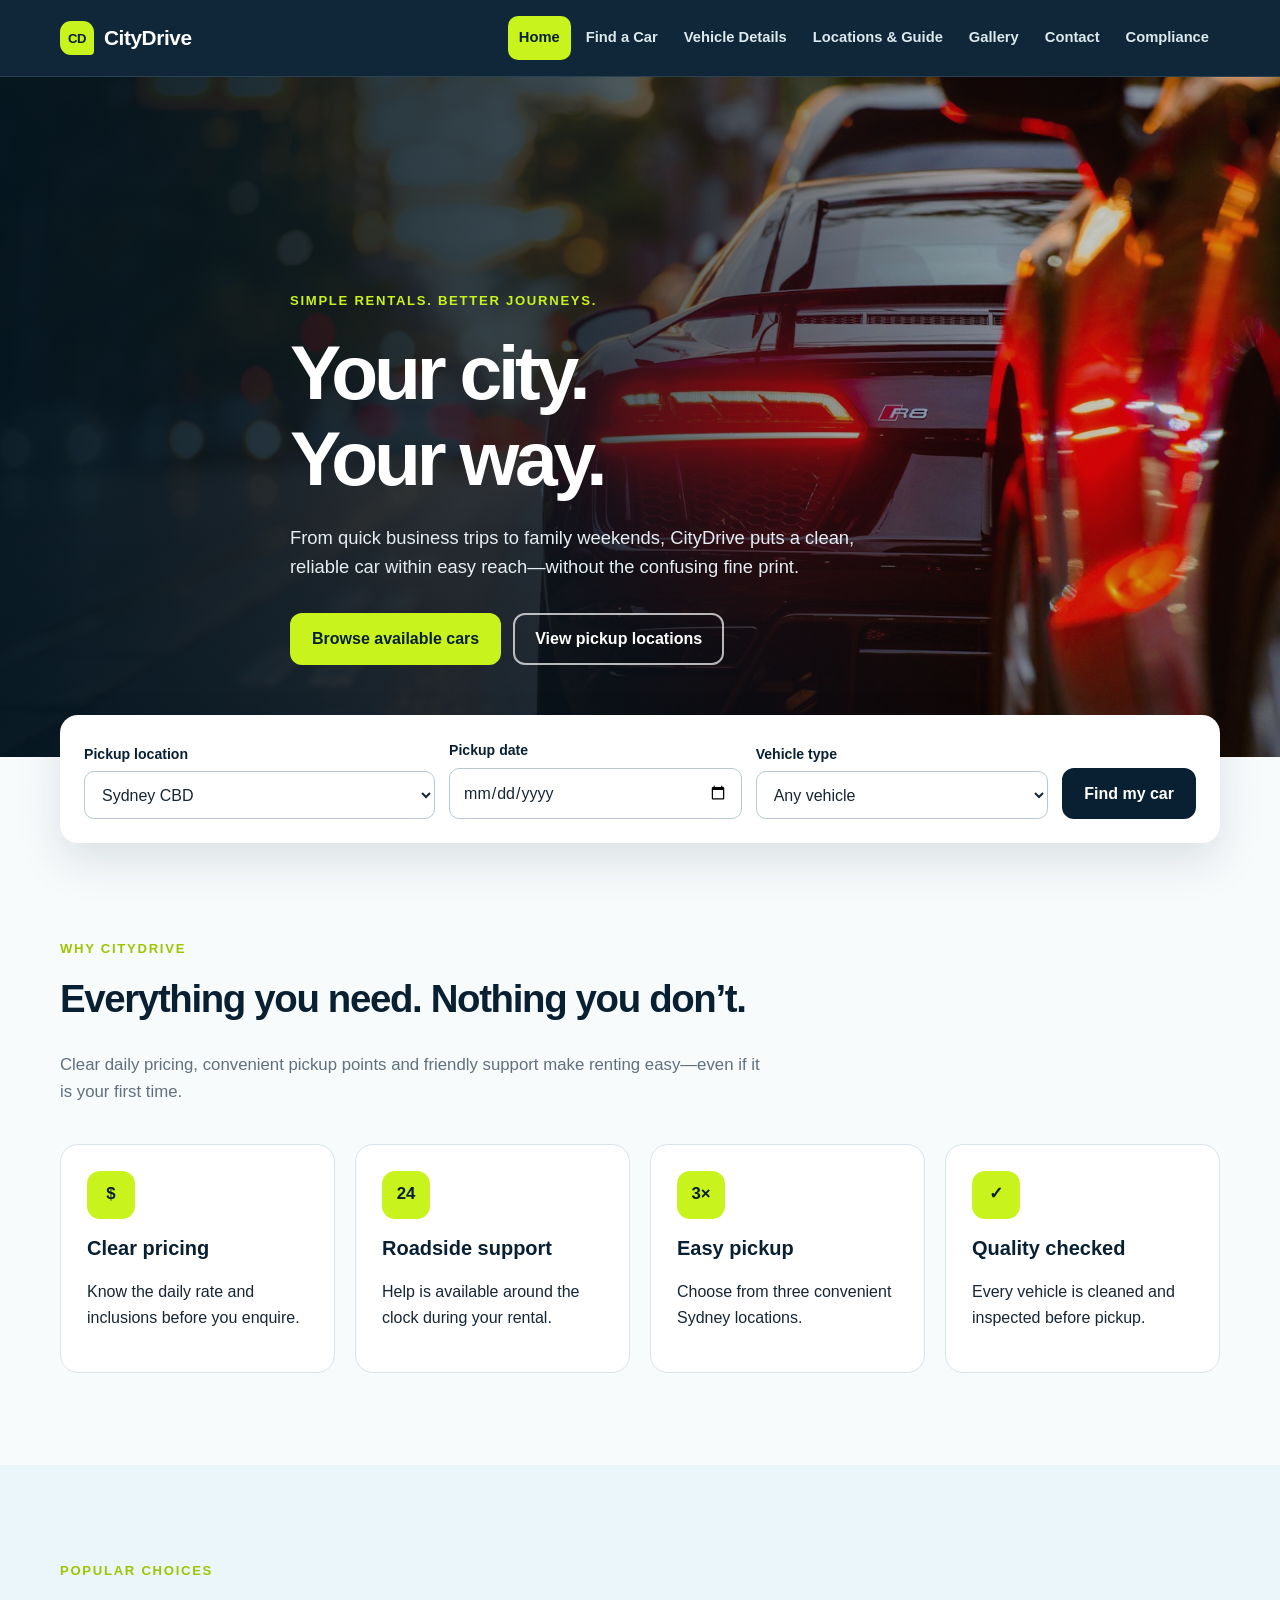
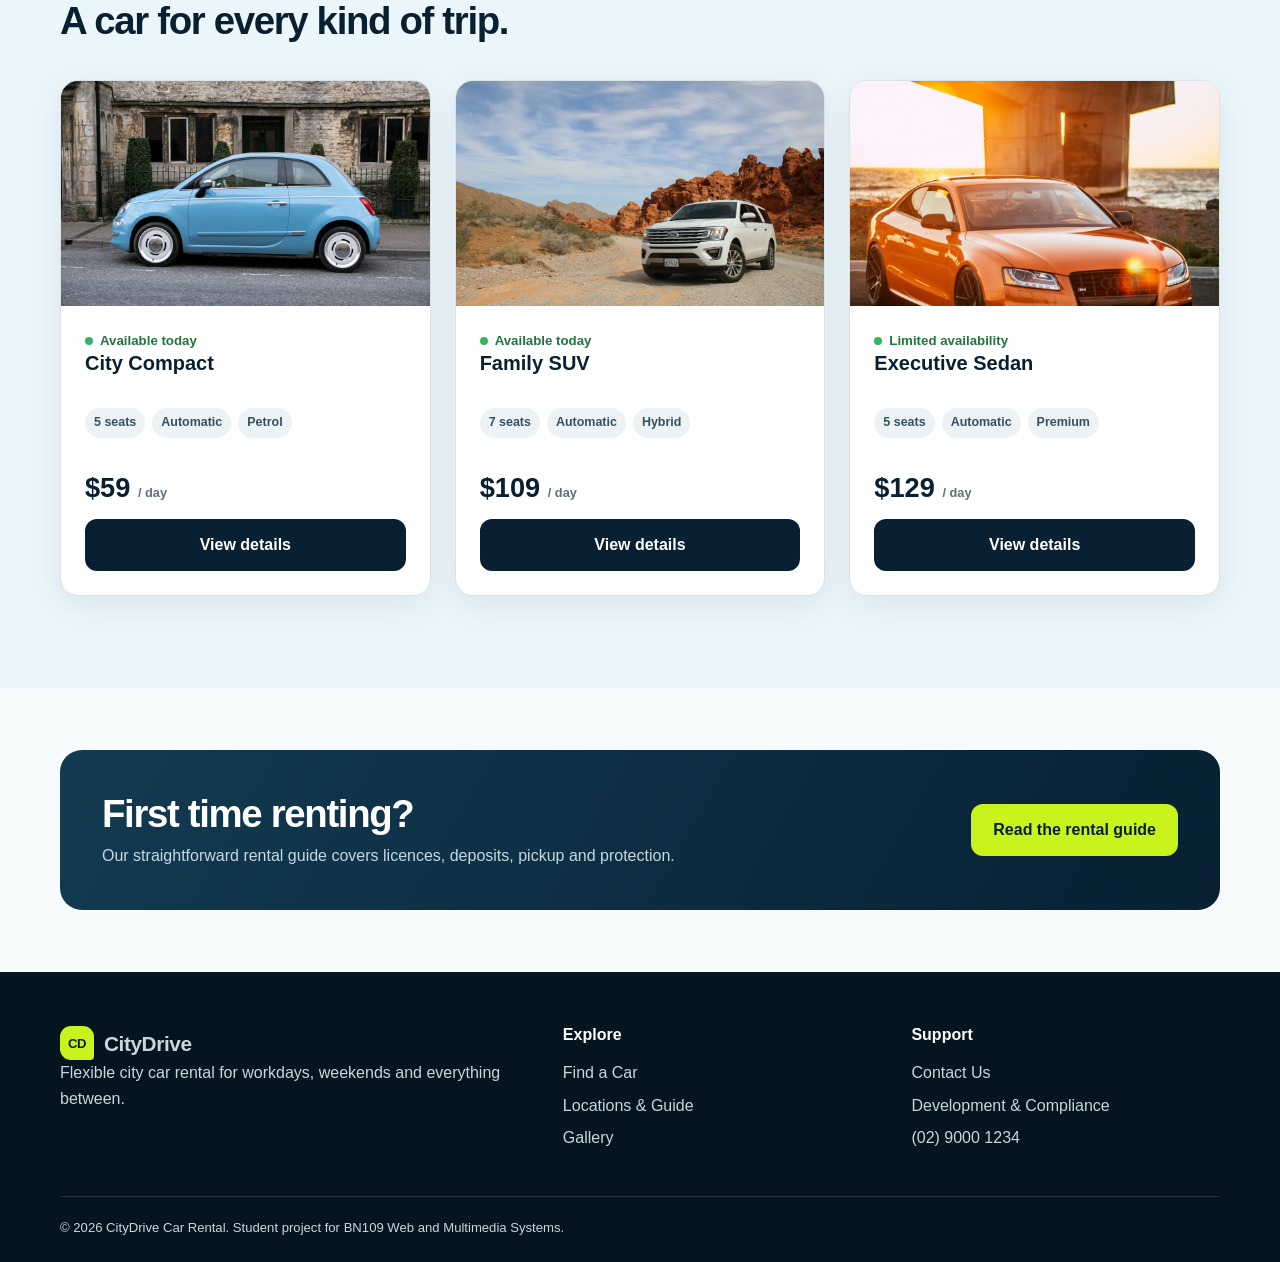
<file: index.html>
<!DOCTYPE html>
<html lang="en">
<head>
  <meta charset="UTF-8">
  <meta name="viewport" content="width=device-width, initial-scale=1.0">
  <meta name="description" content="CityDrive makes reliable city car rental simple for tourists, families and business travellers.">
  <title>CityDrive Car Rental | Your city, your way</title>
  <link rel="stylesheet" href="css/style.css">
</head>
<body>
  <a class="skip-link" href="#main">Skip to main content</a>
  <header class="site-header">
    <div class="container nav-wrap">
      <a class="brand" href="index.html"><span class="brand-mark">CD</span>CityDrive</a>
      <nav class="main-nav" aria-label="Main navigation">
        <ul>
          <li><a href="index.html" aria-current="page">Home</a></li>
          <li><a href="cars.html">Find a Car</a></li>
          <li><a href="vehicle.html">Vehicle Details</a></li>
          <li><a href="locations.html">Locations &amp; Guide</a></li>
          <li><a href="gallery.html">Gallery</a></li>
          <li><a href="contact.html">Contact</a></li>
          <li><a href="compliance.html">Compliance</a></li>
        </ul>
      </nav>
    </div>
  </header>

  <main id="main">
    <section class="hero">
      <div class="container hero-content">
        <span class="eyebrow">Simple rentals. Better journeys.</span>
        <h1>Your city.<br>Your way.</h1>
        <p>From quick business trips to family weekends, CityDrive puts a clean, reliable car within easy reach—without the confusing fine print.</p>
        <div class="button-row">
          <a class="button" href="cars.html">Browse available cars</a>
          <a class="button button-outline" href="locations.html">View pickup locations</a>
        </div>
      </div>
    </section>

    <section class="quick-search" aria-label="Quick car search">
      <form class="container quick-search-inner" action="cars.html" method="get">
        <div>
          <label for="quick-location">Pickup location</label>
          <select id="quick-location" name="location">
            <option>Sydney CBD</option>
            <option>Sydney Airport</option>
            <option>Parramatta</option>
          </select>
        </div>
        <div>
          <label for="quick-date">Pickup date</label>
          <input id="quick-date" name="date" type="date" required>
        </div>
        <div>
          <label for="quick-type">Vehicle type</label>
          <select id="quick-type" name="type">
            <option>Any vehicle</option>
            <option>Compact</option>
            <option>SUV</option>
            <option>Sedan</option>
          </select>
        </div>
        <button class="button button-dark" type="submit">Find my car</button>
      </form>
    </section>

    <section class="section">
      <div class="container">
        <div class="section-head">
          <span class="eyebrow">Why CityDrive</span>
          <h2>Everything you need. Nothing you don’t.</h2>
          <p>Clear daily pricing, convenient pickup points and friendly support make renting easy—even if it is your first time.</p>
        </div>
        <div class="grid-4">
          <article class="feature-card"><div class="icon-box">$</div><h3>Clear pricing</h3><p>Know the daily rate and inclusions before you enquire.</p></article>
          <article class="feature-card"><div class="icon-box">24</div><h3>Roadside support</h3><p>Help is available around the clock during your rental.</p></article>
          <article class="feature-card"><div class="icon-box">3×</div><h3>Easy pickup</h3><p>Choose from three convenient Sydney locations.</p></article>
          <article class="feature-card"><div class="icon-box">✓</div><h3>Quality checked</h3><p>Every vehicle is cleaned and inspected before pickup.</p></article>
        </div>
      </div>
    </section>

    <section class="section section-tint">
      <div class="container">
        <div class="section-head">
          <span class="eyebrow">Popular choices</span>
          <h2>A car for every kind of trip.</h2>
        </div>
        <div class="grid-3">
          <article class="card car-card">
            <img src="images/city-compact.jpg" alt="Red compact car parked in the city">
            <div class="card-content">
              <span class="availability">Available today</span><h3>City Compact</h3>
              <div class="tag-row"><span class="tag">5 seats</span><span class="tag">Automatic</span><span class="tag">Petrol</span></div>
              <div class="price-line"><span class="price">$59 <small>/ day</small></span></div>
              <a class="button button-dark" href="vehicle.html">View details</a>
            </div>
          </article>
          <article class="card car-card">
            <img src="images/family-suv.jpg" alt="Family SUV on an open road">
            <div class="card-content">
              <span class="availability">Available today</span><h3>Family SUV</h3>
              <div class="tag-row"><span class="tag">7 seats</span><span class="tag">Automatic</span><span class="tag">Hybrid</span></div>
              <div class="price-line"><span class="price">$109 <small>/ day</small></span></div>
              <a class="button button-dark" href="vehicle.html">View details</a>
            </div>
          </article>
          <article class="card car-card">
            <img src="images/executive-sedan.jpg" alt="Dark executive sedan in a city setting">
            <div class="card-content">
              <span class="availability">Limited availability</span><h3>Executive Sedan</h3>
              <div class="tag-row"><span class="tag">5 seats</span><span class="tag">Automatic</span><span class="tag">Premium</span></div>
              <div class="price-line"><span class="price">$129 <small>/ day</small></span></div>
              <a class="button button-dark" href="vehicle.html">View details</a>
            </div>
          </article>
        </div>
      </div>
    </section>

    <section class="section-sm">
      <div class="container cta-band">
        <div><h2>First time renting?</h2><p>Our straightforward rental guide covers licences, deposits, pickup and protection.</p></div>
        <a class="button" href="locations.html#rental-guide">Read the rental guide</a>
      </div>
    </section>
  </main>

  <footer class="site-footer">
    <div class="container">
      <div class="footer-grid">
        <div><a class="brand" href="index.html"><span class="brand-mark">CD</span>CityDrive</a><p>Flexible city car rental for workdays, weekends and everything between.</p></div>
        <div><h3>Explore</h3><ul><li><a href="cars.html">Find a Car</a></li><li><a href="locations.html">Locations &amp; Guide</a></li><li><a href="gallery.html">Gallery</a></li></ul></div>
        <div><h3>Support</h3><ul><li><a href="contact.html">Contact Us</a></li><li><a href="compliance.html">Development &amp; Compliance</a></li><li><a href="tel:+61290001234">(02) 9000 1234</a></li></ul></div>
      </div>
      <div class="footer-bottom">&copy; 2026 CityDrive Car Rental. Student project for BN109 Web and Multimedia Systems.</div>
    </div>
  </footer>
</body>
</html>
</file>
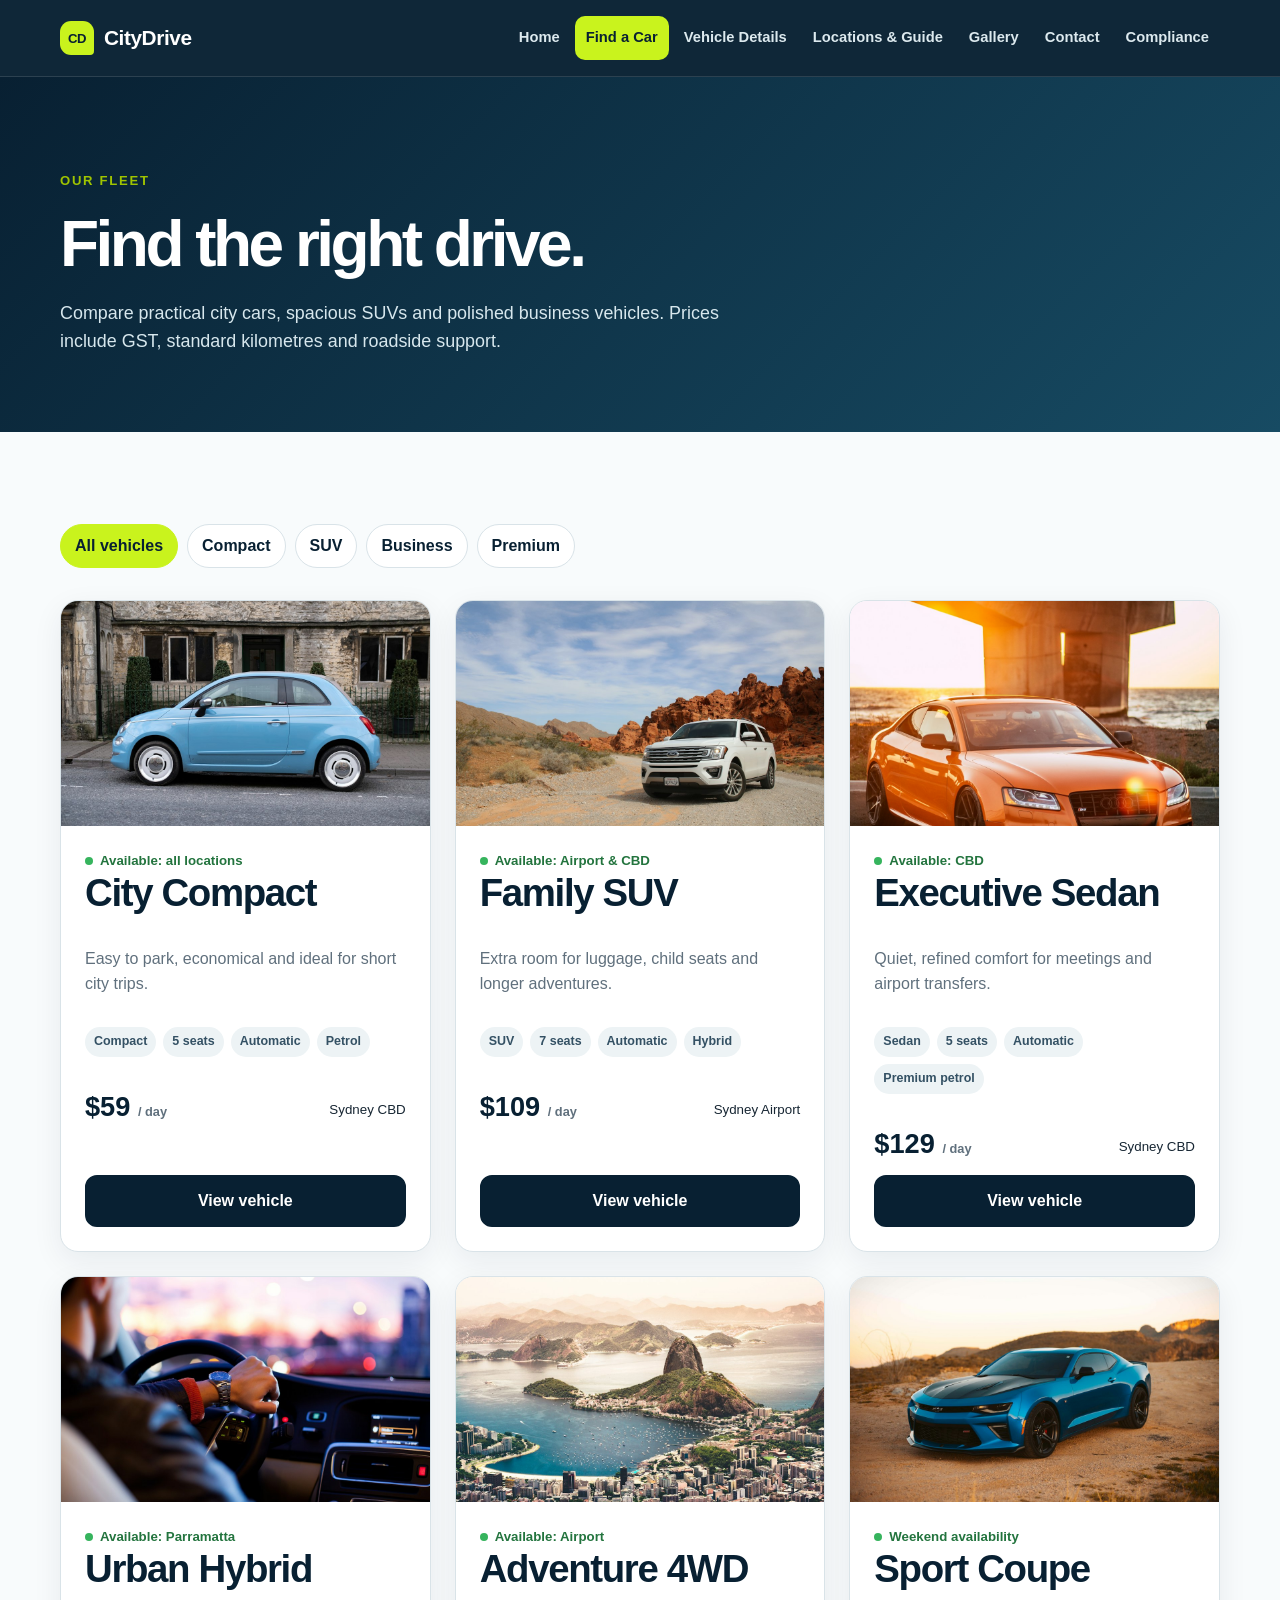
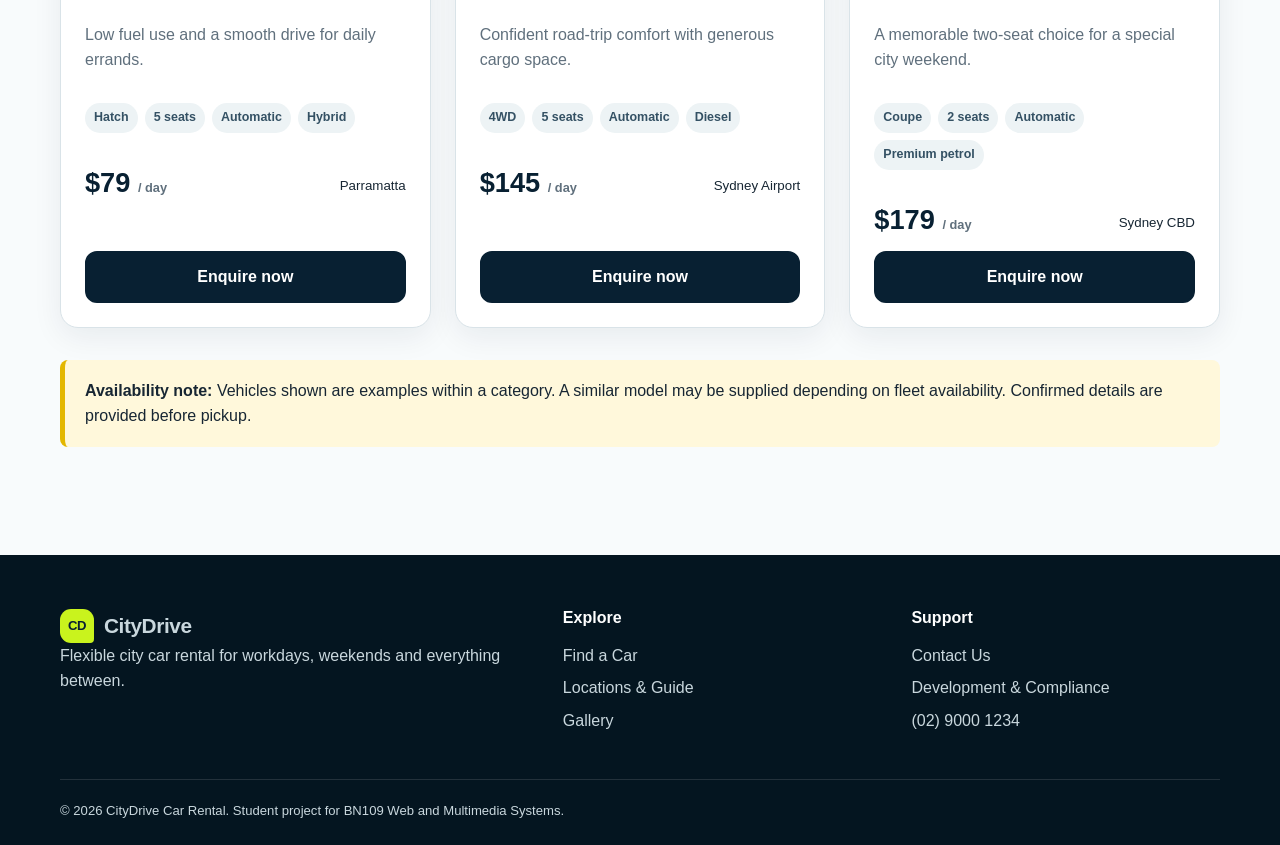
<file: cars.html>
<!DOCTYPE html>
<html lang="en">
<head>
  <meta charset="UTF-8"><meta name="viewport" content="width=device-width, initial-scale=1.0">
  <meta name="description" content="Compare CityDrive rental cars by size, features, pickup location and daily price.">
  <title>Find a Car | CityDrive</title><link rel="stylesheet" href="css/style.css">
</head>
<body>
  <a class="skip-link" href="#main">Skip to main content</a>
  <header class="site-header"><div class="container nav-wrap"><a class="brand" href="index.html"><span class="brand-mark">CD</span>CityDrive</a><nav class="main-nav" aria-label="Main navigation"><ul><li><a href="index.html">Home</a></li><li><a href="cars.html" aria-current="page">Find a Car</a></li><li><a href="vehicle.html">Vehicle Details</a></li><li><a href="locations.html">Locations &amp; Guide</a></li><li><a href="gallery.html">Gallery</a></li><li><a href="contact.html">Contact</a></li><li><a href="compliance.html">Compliance</a></li></ul></nav></div></header>
  <main id="main">
    <section class="page-hero"><div class="container"><span class="eyebrow">Our fleet</span><h1>Find the right drive.</h1><p>Compare practical city cars, spacious SUVs and polished business vehicles. Prices include GST, standard kilometres and roadside support.</p></div></section>
    <section class="section">
      <div class="container">
        <div class="filter-bar" aria-label="Vehicle categories"><span class="filter-chip active">All vehicles</span><span class="filter-chip">Compact</span><span class="filter-chip">SUV</span><span class="filter-chip">Business</span><span class="filter-chip">Premium</span></div>
        <div class="grid-3">
          <article class="card car-card"><img src="images/city-compact.jpg" alt="Red City Compact hatchback"><div class="card-content"><span class="availability">Available: all locations</span><h2>City Compact</h2><p>Easy to park, economical and ideal for short city trips.</p><div class="tag-row"><span class="tag">Compact</span><span class="tag">5 seats</span><span class="tag">Automatic</span><span class="tag">Petrol</span></div><div class="price-line"><span class="price">$59 <small>/ day</small></span><small>Sydney CBD</small></div><a class="button button-dark" href="vehicle.html">View vehicle</a></div></article>
          <article class="card car-card"><img src="images/family-suv.jpg" alt="Silver Family SUV travelling on a road"><div class="card-content"><span class="availability">Available: Airport &amp; CBD</span><h2>Family SUV</h2><p>Extra room for luggage, child seats and longer adventures.</p><div class="tag-row"><span class="tag">SUV</span><span class="tag">7 seats</span><span class="tag">Automatic</span><span class="tag">Hybrid</span></div><div class="price-line"><span class="price">$109 <small>/ day</small></span><small>Sydney Airport</small></div><a class="button button-dark" href="vehicle.html">View vehicle</a></div></article>
          <article class="card car-card"><img src="images/executive-sedan.jpg" alt="Dark Executive Sedan"><div class="card-content"><span class="availability">Available: CBD</span><h2>Executive Sedan</h2><p>Quiet, refined comfort for meetings and airport transfers.</p><div class="tag-row"><span class="tag">Sedan</span><span class="tag">5 seats</span><span class="tag">Automatic</span><span class="tag">Premium petrol</span></div><div class="price-line"><span class="price">$129 <small>/ day</small></span><small>Sydney CBD</small></div><a class="button button-dark" href="vehicle.html">View vehicle</a></div></article>
          <article class="card car-card"><img src="images/driver.jpg" alt="Driver inside a modern vehicle"><div class="card-content"><span class="availability">Available: Parramatta</span><h2>Urban Hybrid</h2><p>Low fuel use and a smooth drive for daily errands.</p><div class="tag-row"><span class="tag">Hatch</span><span class="tag">5 seats</span><span class="tag">Automatic</span><span class="tag">Hybrid</span></div><div class="price-line"><span class="price">$79 <small>/ day</small></span><small>Parramatta</small></div><a class="button button-dark" href="contact.html">Enquire now</a></div></article>
          <article class="card car-card"><img src="images/road-trip.jpg" alt="Four-wheel drive vehicle on a coastal road"><div class="card-content"><span class="availability">Available: Airport</span><h2>Adventure 4WD</h2><p>Confident road-trip comfort with generous cargo space.</p><div class="tag-row"><span class="tag">4WD</span><span class="tag">5 seats</span><span class="tag">Automatic</span><span class="tag">Diesel</span></div><div class="price-line"><span class="price">$145 <small>/ day</small></span><small>Sydney Airport</small></div><a class="button button-dark" href="contact.html">Enquire now</a></div></article>
          <article class="card car-card"><img src="images/sport-coupe.jpg" alt="Yellow Sport Coupe parked outdoors"><div class="card-content"><span class="availability">Weekend availability</span><h2>Sport Coupe</h2><p>A memorable two-seat choice for a special city weekend.</p><div class="tag-row"><span class="tag">Coupe</span><span class="tag">2 seats</span><span class="tag">Automatic</span><span class="tag">Premium petrol</span></div><div class="price-line"><span class="price">$179 <small>/ day</small></span><small>Sydney CBD</small></div><a class="button button-dark" href="contact.html">Enquire now</a></div></article>
        </div>
        <p class="notice" style="margin-top:32px"><strong>Availability note:</strong> Vehicles shown are examples within a category. A similar model may be supplied depending on fleet availability. Confirmed details are provided before pickup.</p>
      </div>
    </section>
  </main>
  <footer class="site-footer"><div class="container"><div class="footer-grid"><div><a class="brand" href="index.html"><span class="brand-mark">CD</span>CityDrive</a><p>Flexible city car rental for workdays, weekends and everything between.</p></div><div><h3>Explore</h3><ul><li><a href="cars.html">Find a Car</a></li><li><a href="locations.html">Locations &amp; Guide</a></li><li><a href="gallery.html">Gallery</a></li></ul></div><div><h3>Support</h3><ul><li><a href="contact.html">Contact Us</a></li><li><a href="compliance.html">Development &amp; Compliance</a></li><li><a href="tel:+61290001234">(02) 9000 1234</a></li></ul></div></div><div class="footer-bottom">&copy; 2026 CityDrive Car Rental. Student project for BN109 Web and Multimedia Systems.</div></div></footer>
</body>
</html>
</file>
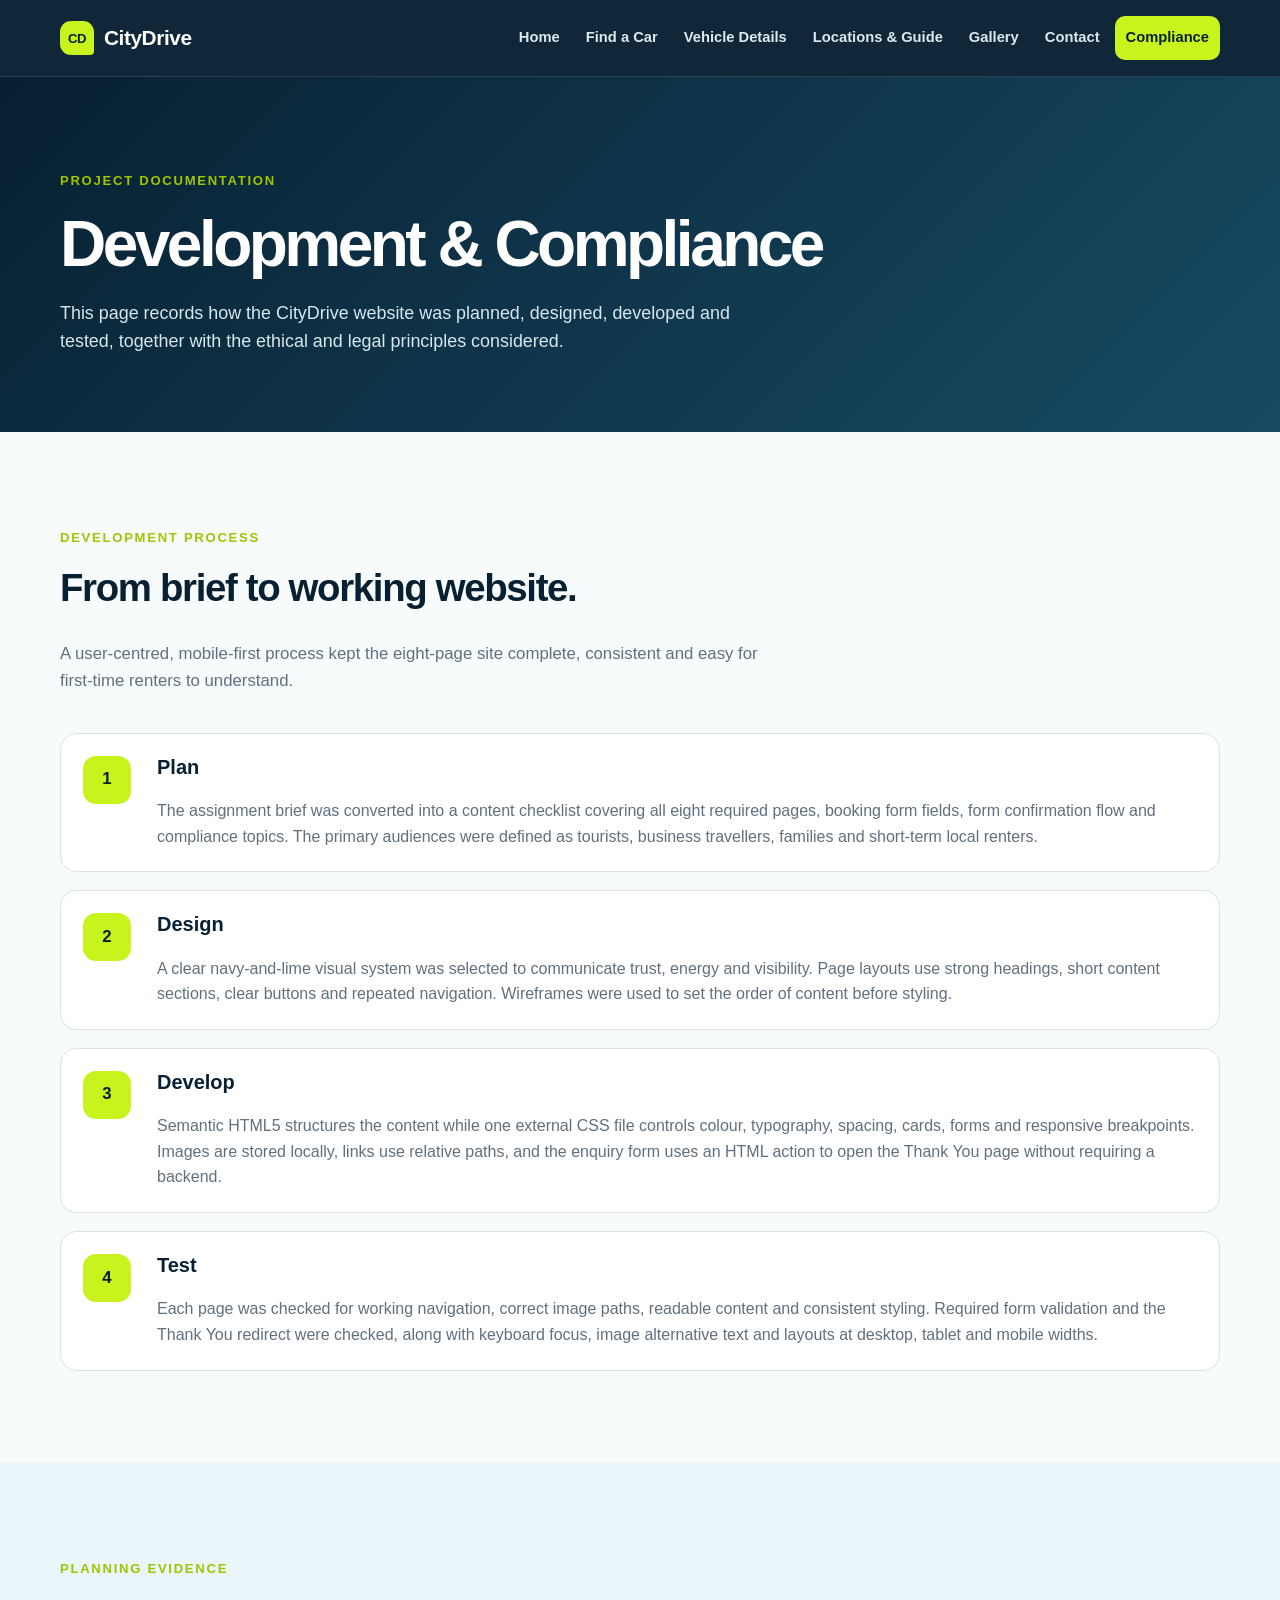
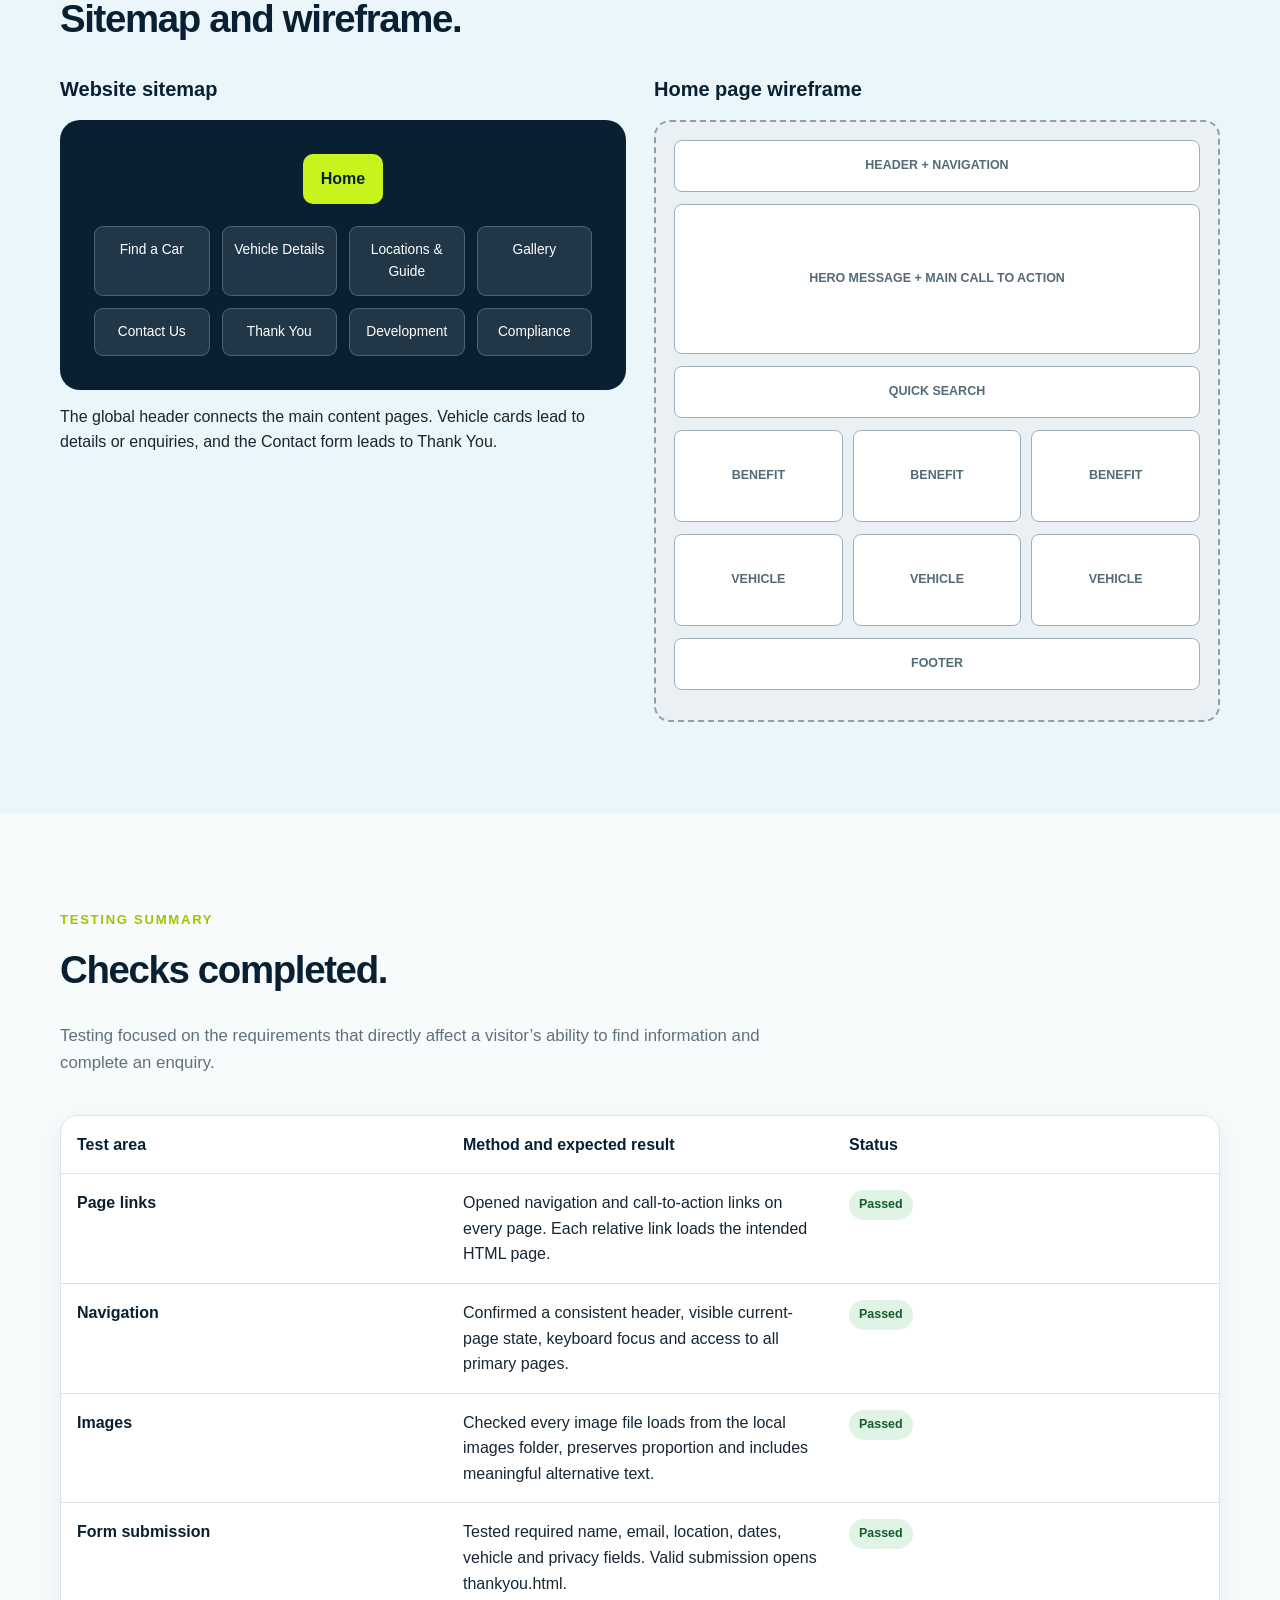
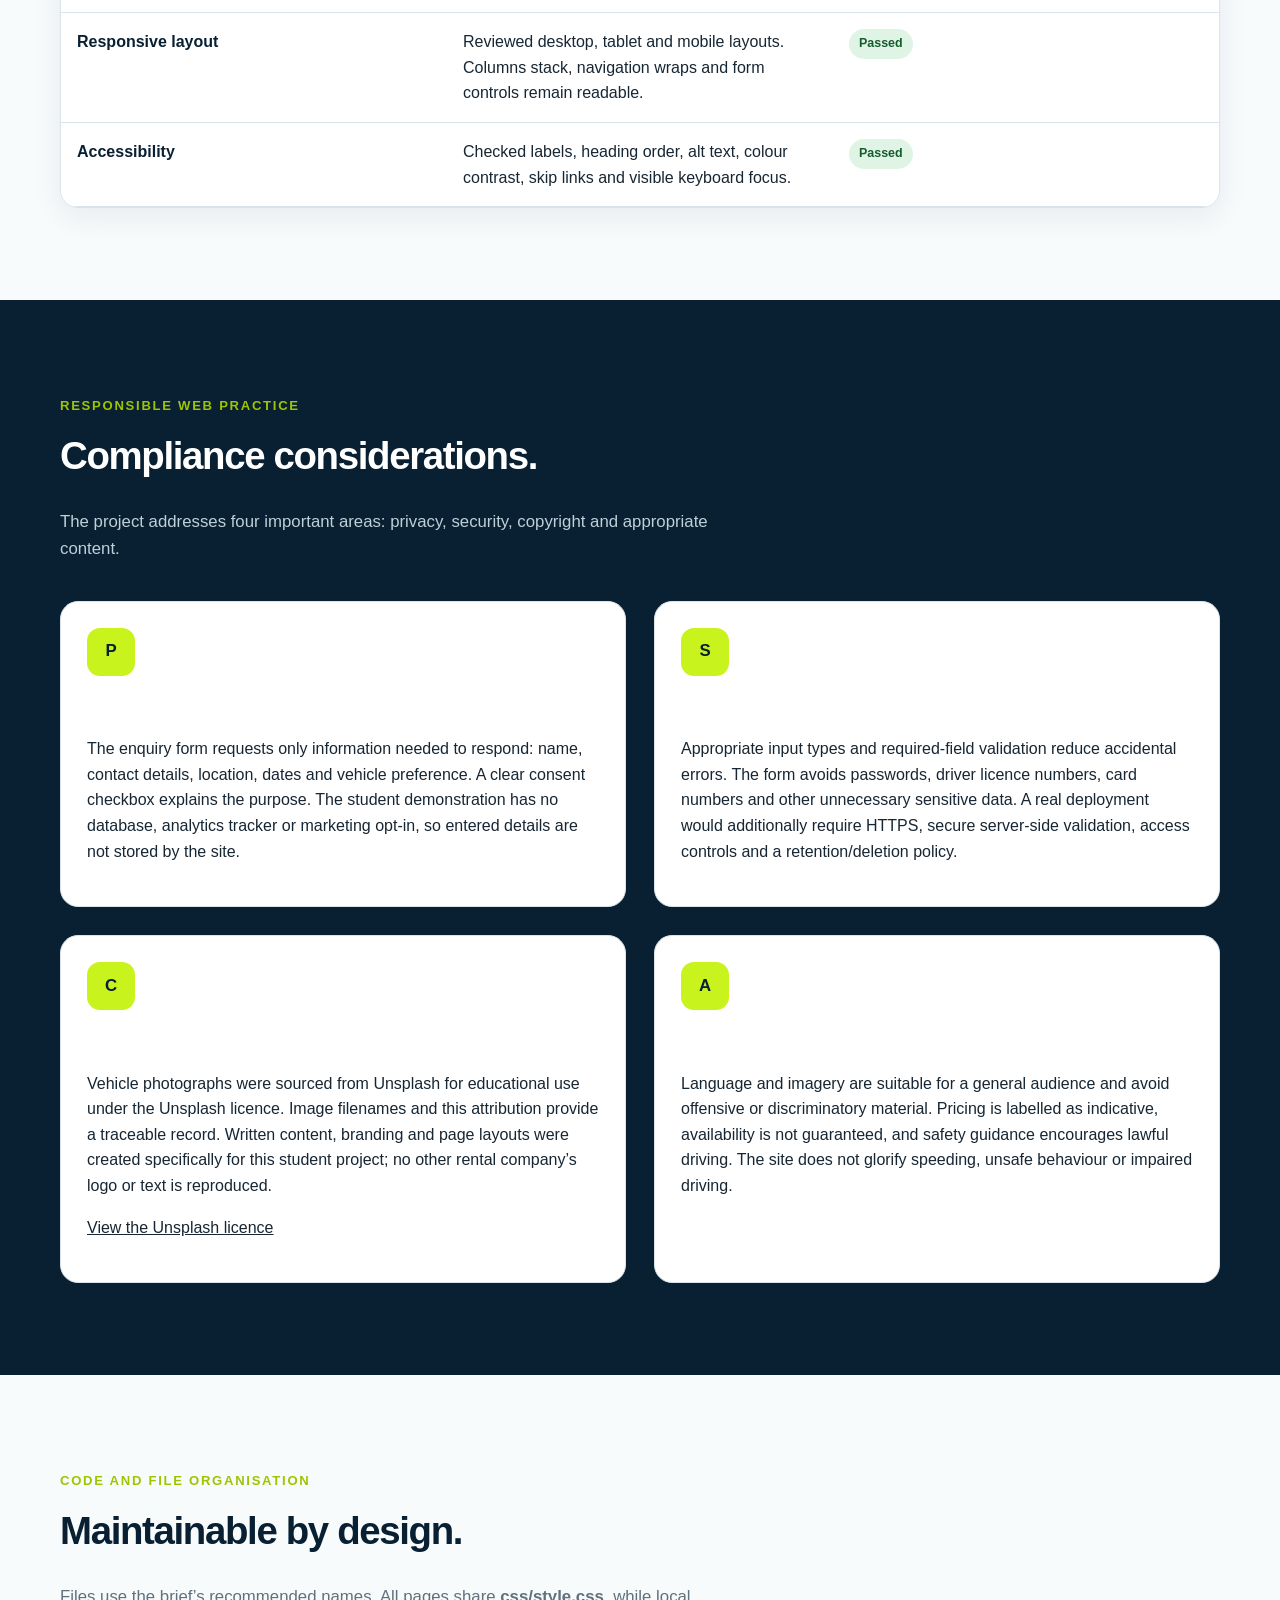
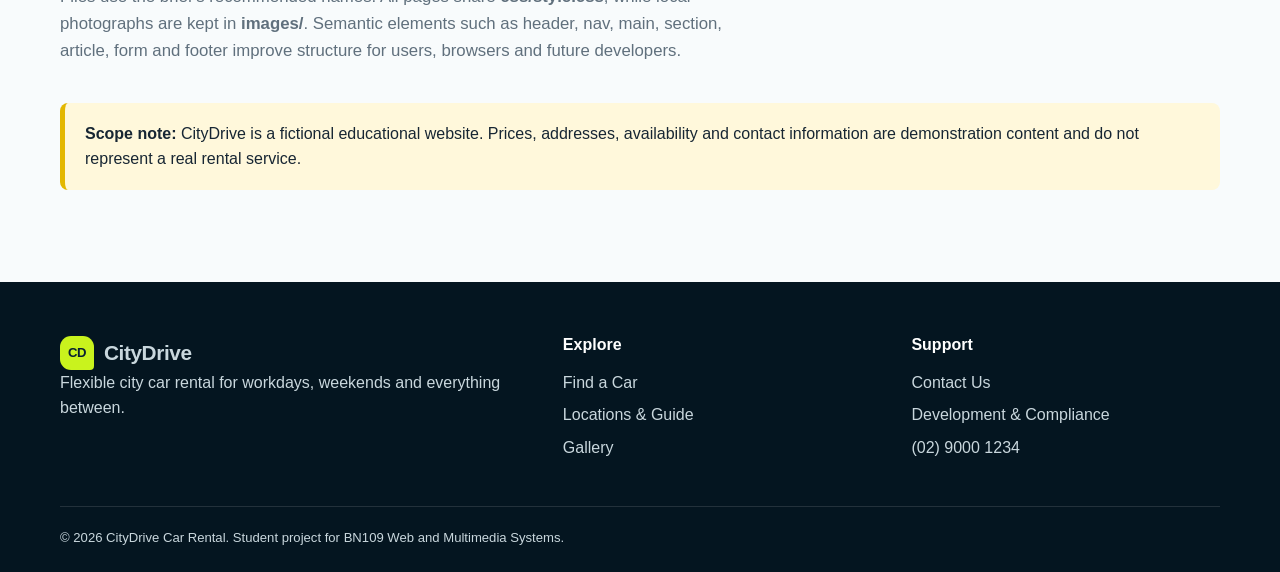
<file: compliance.html>
<!DOCTYPE html>
<html lang="en">
<head>
  <meta charset="UTF-8"><meta name="viewport" content="width=device-width, initial-scale=1.0">
  <meta name="description" content="CityDrive website planning, development, testing and compliance documentation.">
  <title>Development &amp; Compliance | CityDrive</title><link rel="stylesheet" href="css/style.css">
</head>
<body>
  <a class="skip-link" href="#main">Skip to main content</a>
  <header class="site-header"><div class="container nav-wrap"><a class="brand" href="index.html"><span class="brand-mark">CD</span>CityDrive</a><nav class="main-nav" aria-label="Main navigation"><ul><li><a href="index.html">Home</a></li><li><a href="cars.html">Find a Car</a></li><li><a href="vehicle.html">Vehicle Details</a></li><li><a href="locations.html">Locations &amp; Guide</a></li><li><a href="gallery.html">Gallery</a></li><li><a href="contact.html">Contact</a></li><li><a href="compliance.html" aria-current="page">Compliance</a></li></ul></nav></div></header>
  <main id="main">
    <section class="page-hero"><div class="container"><span class="eyebrow">Project documentation</span><h1>Development &amp; Compliance</h1><p>This page records how the CityDrive website was planned, designed, developed and tested, together with the ethical and legal principles considered.</p></div></section>

    <section class="section"><div class="container"><div class="section-head"><span class="eyebrow">Development process</span><h2>From brief to working website.</h2><p>A user-centred, mobile-first process kept the eight-page site complete, consistent and easy for first-time renters to understand.</p></div>
      <div class="timeline">
        <article class="timeline-step"><div class="feature-number">1</div><div><h3>Plan</h3><p>The assignment brief was converted into a content checklist covering all eight required pages, booking form fields, form confirmation flow and compliance topics. The primary audiences were defined as tourists, business travellers, families and short-term local renters.</p></div></article>
        <article class="timeline-step"><div class="feature-number">2</div><div><h3>Design</h3><p>A clear navy-and-lime visual system was selected to communicate trust, energy and visibility. Page layouts use strong headings, short content sections, clear buttons and repeated navigation. Wireframes were used to set the order of content before styling.</p></div></article>
        <article class="timeline-step"><div class="feature-number">3</div><div><h3>Develop</h3><p>Semantic HTML5 structures the content while one external CSS file controls colour, typography, spacing, cards, forms and responsive breakpoints. Images are stored locally, links use relative paths, and the enquiry form uses an HTML action to open the Thank You page without requiring a backend.</p></div></article>
        <article class="timeline-step"><div class="feature-number">4</div><div><h3>Test</h3><p>Each page was checked for working navigation, correct image paths, readable content and consistent styling. Required form validation and the Thank You redirect were checked, along with keyboard focus, image alternative text and layouts at desktop, tablet and mobile widths.</p></div></article>
      </div>
    </div></section>

    <section class="section section-tint"><div class="container"><div class="section-head"><span class="eyebrow">Planning evidence</span><h2>Sitemap and wireframe.</h2></div>
      <div class="grid-2">
        <div><h3>Website sitemap</h3><div class="sitemap" role="img" aria-label="Sitemap showing Home linked to Find a Car, Vehicle Details, Locations and Rental Guide, Gallery, Contact Us, Thank You, and Development and Compliance"><div class="site-node">Home</div><div class="site-branches"><span>Find a Car</span><span>Vehicle Details</span><span>Locations &amp; Guide</span><span>Gallery</span><span>Contact Us</span><span>Thank You</span><span>Development</span><span>Compliance</span></div></div><p style="margin-top:14px">The global header connects the main content pages. Vehicle cards lead to details or enquiries, and the Contact form leads to Thank You.</p></div>
        <div><h3>Home page wireframe</h3><div class="wireframe" role="img" aria-label="Home page wireframe showing header, hero, search, three feature cards, vehicle cards and footer"><div class="wf-block">Header + navigation</div><div class="wf-block wf-hero">Hero message + main call to action</div><div class="wf-block">Quick search</div><div class="wf-row"><div class="wf-block">Benefit</div><div class="wf-block">Benefit</div><div class="wf-block">Benefit</div></div><div class="wf-row"><div class="wf-block">Vehicle</div><div class="wf-block">Vehicle</div><div class="wf-block">Vehicle</div></div><div class="wf-block">Footer</div></div></div>
      </div>
    </div></section>

    <section class="section"><div class="container"><div class="section-head"><span class="eyebrow">Testing summary</span><h2>Checks completed.</h2><p>Testing focused on the requirements that directly affect a visitor’s ability to find information and complete an enquiry.</p></div>
      <div class="card" style="overflow-x:auto"><table class="info-table"><thead><tr><th>Test area</th><th>Method and expected result</th><th>Status</th></tr></thead><tbody>
        <tr><th>Page links</th><td>Opened navigation and call-to-action links on every page. Each relative link loads the intended HTML page.</td><td><span class="test-status">Passed</span></td></tr>
        <tr><th>Navigation</th><td>Confirmed a consistent header, visible current-page state, keyboard focus and access to all primary pages.</td><td><span class="test-status">Passed</span></td></tr>
        <tr><th>Images</th><td>Checked every image file loads from the local images folder, preserves proportion and includes meaningful alternative text.</td><td><span class="test-status">Passed</span></td></tr>
        <tr><th>Form submission</th><td>Tested required name, email, location, dates, vehicle and privacy fields. Valid submission opens thankyou.html.</td><td><span class="test-status">Passed</span></td></tr>
        <tr><th>Responsive layout</th><td>Reviewed desktop, tablet and mobile layouts. Columns stack, navigation wraps and form controls remain readable.</td><td><span class="test-status">Passed</span></td></tr>
        <tr><th>Accessibility</th><td>Checked labels, heading order, alt text, colour contrast, skip links and visible keyboard focus.</td><td><span class="test-status">Passed</span></td></tr>
      </tbody></table></div>
    </div></section>

    <section class="section section-dark"><div class="container"><div class="section-head"><span class="eyebrow">Responsible web practice</span><h2>Compliance considerations.</h2><p>The project addresses four important areas: privacy, security, copyright and appropriate content.</p></div>
      <div class="grid-2">
        <article class="feature-card" style="color:#172633"><div class="icon-box">P</div><h3>Privacy</h3><p>The enquiry form requests only information needed to respond: name, contact details, location, dates and vehicle preference. A clear consent checkbox explains the purpose. The student demonstration has no database, analytics tracker or marketing opt-in, so entered details are not stored by the site.</p></article>
        <article class="feature-card" style="color:#172633"><div class="icon-box">S</div><h3>Security</h3><p>Appropriate input types and required-field validation reduce accidental errors. The form avoids passwords, driver licence numbers, card numbers and other unnecessary sensitive data. A real deployment would additionally require HTTPS, secure server-side validation, access controls and a retention/deletion policy.</p></article>
        <article class="feature-card" style="color:#172633"><div class="icon-box">C</div><h3>Copyright</h3><p>Vehicle photographs were sourced from Unsplash for educational use under the Unsplash licence. Image filenames and this attribution provide a traceable record. Written content, branding and page layouts were created specifically for this student project; no other rental company’s logo or text is reproduced.</p><p><a href="https://unsplash.com/license">View the Unsplash licence</a></p></article>
        <article class="feature-card" style="color:#172633"><div class="icon-box">A</div><h3>Censorship &amp; appropriate content</h3><p>Language and imagery are suitable for a general audience and avoid offensive or discriminatory material. Pricing is labelled as indicative, availability is not guaranteed, and safety guidance encourages lawful driving. The site does not glorify speeding, unsafe behaviour or impaired driving.</p></article>
      </div>
    </div></section>

    <section class="section"><div class="container"><div class="section-head"><span class="eyebrow">Code and file organisation</span><h2>Maintainable by design.</h2><p>Files use the brief’s recommended names. All pages share <strong>css/style.css</strong>, while local photographs are kept in <strong>images/</strong>. Semantic elements such as header, nav, main, section, article, form and footer improve structure for users, browsers and future developers.</p></div><div class="notice"><strong>Scope note:</strong> CityDrive is a fictional educational website. Prices, addresses, availability and contact information are demonstration content and do not represent a real rental service.</div></div></section>
  </main>
  <footer class="site-footer"><div class="container"><div class="footer-grid"><div><a class="brand" href="index.html"><span class="brand-mark">CD</span>CityDrive</a><p>Flexible city car rental for workdays, weekends and everything between.</p></div><div><h3>Explore</h3><ul><li><a href="cars.html">Find a Car</a></li><li><a href="locations.html">Locations &amp; Guide</a></li><li><a href="gallery.html">Gallery</a></li></ul></div><div><h3>Support</h3><ul><li><a href="contact.html">Contact Us</a></li><li><a href="compliance.html">Development &amp; Compliance</a></li><li><a href="tel:+61290001234">(02) 9000 1234</a></li></ul></div></div><div class="footer-bottom">&copy; 2026 CityDrive Car Rental. Student project for BN109 Web and Multimedia Systems.</div></div></footer>
</body>
</html>
</file>
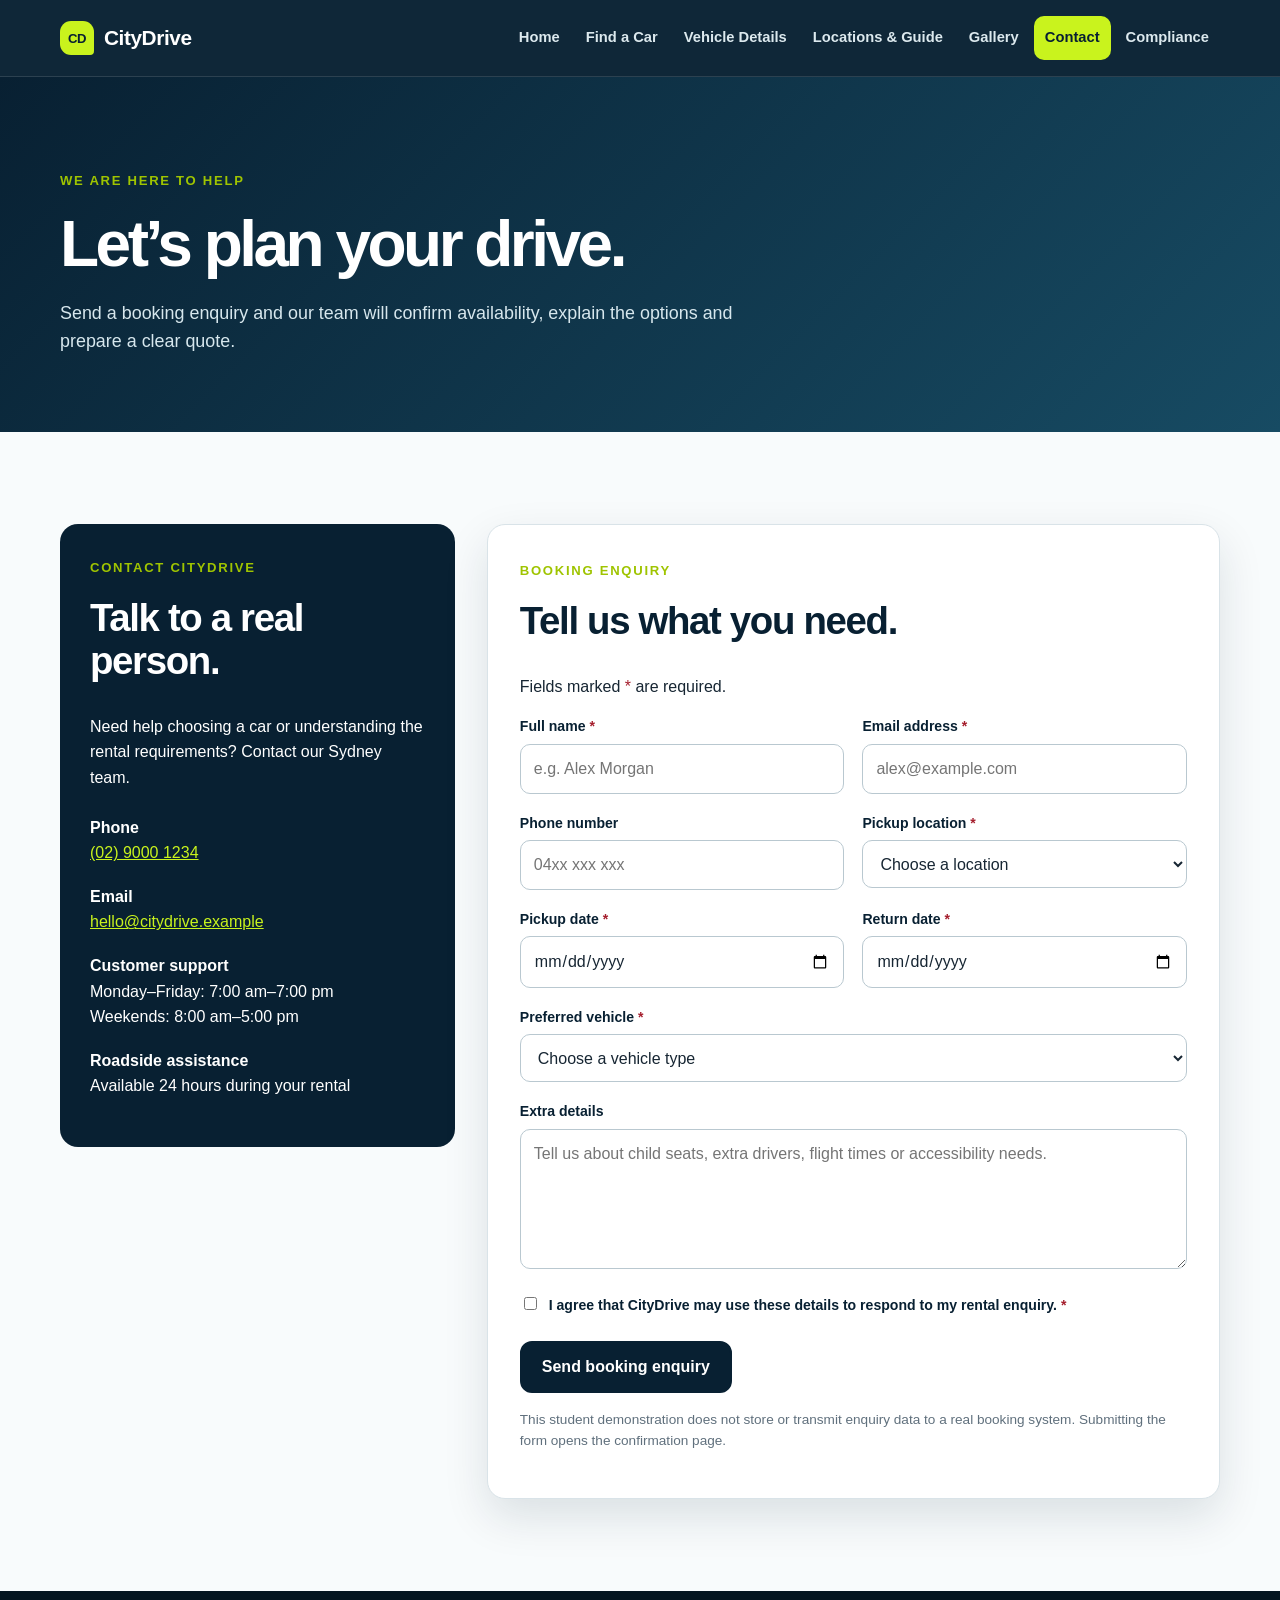
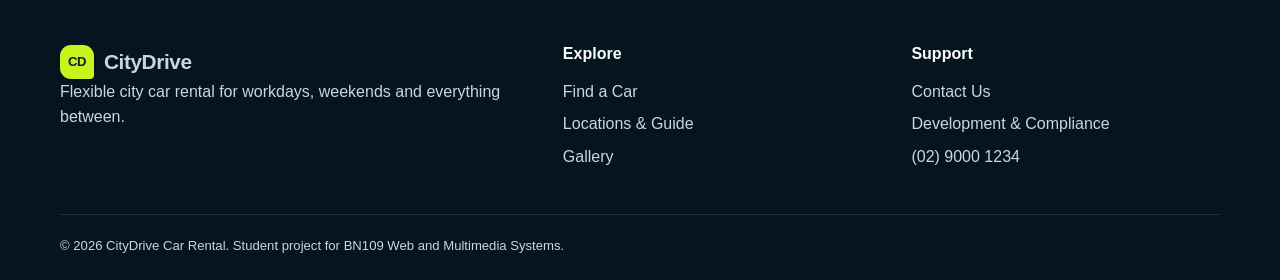
<file: contact.html>
<!DOCTYPE html>
<html lang="en">
<head>
  <meta charset="UTF-8"><meta name="viewport" content="width=device-width, initial-scale=1.0">
  <meta name="description" content="Contact CityDrive or submit a car rental booking enquiry.">
  <title>Contact &amp; Booking Enquiry | CityDrive</title><link rel="stylesheet" href="css/style.css">
</head>
<body>
  <a class="skip-link" href="#main">Skip to main content</a>
  <header class="site-header"><div class="container nav-wrap"><a class="brand" href="index.html"><span class="brand-mark">CD</span>CityDrive</a><nav class="main-nav" aria-label="Main navigation"><ul><li><a href="index.html">Home</a></li><li><a href="cars.html">Find a Car</a></li><li><a href="vehicle.html">Vehicle Details</a></li><li><a href="locations.html">Locations &amp; Guide</a></li><li><a href="gallery.html">Gallery</a></li><li><a href="contact.html" aria-current="page">Contact</a></li><li><a href="compliance.html">Compliance</a></li></ul></nav></div></header>
  <main id="main">
    <section class="page-hero"><div class="container"><span class="eyebrow">We are here to help</span><h1>Let’s plan your drive.</h1><p>Send a booking enquiry and our team will confirm availability, explain the options and prepare a clear quote.</p></div></section>
    <section class="section"><div class="container contact-layout">
      <aside class="contact-panel"><span class="eyebrow">Contact CityDrive</span><h2>Talk to a real person.</h2><p>Need help choosing a car or understanding the rental requirements? Contact our Sydney team.</p><ul class="contact-list"><li><strong>Phone</strong><br><a href="tel:+61290001234">(02) 9000 1234</a></li><li><strong>Email</strong><br><a href="mailto:hello@citydrive.example">hello@citydrive.example</a></li><li><strong>Customer support</strong><br>Monday–Friday: 7:00 am–7:00 pm<br>Weekends: 8:00 am–5:00 pm</li><li><strong>Roadside assistance</strong><br>Available 24 hours during your rental</li></ul></aside>
      <section class="form-card" aria-labelledby="form-title"><span class="eyebrow">Booking enquiry</span><h2 id="form-title">Tell us what you need.</h2><p>Fields marked <span class="required">*</span> are required.</p>
        <form action="thankyou.html" method="get">
          <div class="form-grid">
            <div class="form-group"><label for="name">Full name <span class="required">*</span></label><input id="name" name="name" type="text" autocomplete="name" required placeholder="e.g. Alex Morgan"></div>
            <div class="form-group"><label for="email">Email address <span class="required">*</span></label><input id="email" name="email" type="email" autocomplete="email" required placeholder="alex@example.com"></div>
            <div class="form-group"><label for="phone">Phone number</label><input id="phone" name="phone" type="tel" autocomplete="tel" placeholder="04xx xxx xxx"></div>
            <div class="form-group"><label for="location">Pickup location <span class="required">*</span></label><select id="location" name="location" required><option value="">Choose a location</option><option>Sydney CBD</option><option>Sydney Airport</option><option>Parramatta</option></select></div>
            <div class="form-group"><label for="pickup-date">Pickup date <span class="required">*</span></label><input id="pickup-date" name="pickup-date" type="date" required></div>
            <div class="form-group"><label for="return-date">Return date <span class="required">*</span></label><input id="return-date" name="return-date" type="date" required></div>
            <div class="form-group full"><label for="vehicle-type">Preferred vehicle <span class="required">*</span></label><select id="vehicle-type" name="vehicle-type" required><option value="">Choose a vehicle type</option><option>City Compact</option><option>Urban Hybrid</option><option>Family SUV</option><option>Executive Sedan</option><option>Adventure 4WD</option><option>Sport Coupe</option></select></div>
            <div class="form-group full"><label for="message">Extra details</label><textarea id="message" name="message" placeholder="Tell us about child seats, extra drivers, flight times or accessibility needs."></textarea></div>
            <div class="form-group full"><label><input style="width:auto;min-height:auto;margin-right:8px" type="checkbox" name="privacy" required> I agree that CityDrive may use these details to respond to my rental enquiry. <span class="required">*</span></label></div>
            <div class="form-group full"><button class="button button-dark" type="submit">Send booking enquiry</button></div>
          </div>
          <p class="form-note">This student demonstration does not store or transmit enquiry data to a real booking system. Submitting the form opens the confirmation page.</p>
        </form>
      </section>
    </div></section>
  </main>
  <footer class="site-footer"><div class="container"><div class="footer-grid"><div><a class="brand" href="index.html"><span class="brand-mark">CD</span>CityDrive</a><p>Flexible city car rental for workdays, weekends and everything between.</p></div><div><h3>Explore</h3><ul><li><a href="cars.html">Find a Car</a></li><li><a href="locations.html">Locations &amp; Guide</a></li><li><a href="gallery.html">Gallery</a></li></ul></div><div><h3>Support</h3><ul><li><a href="contact.html">Contact Us</a></li><li><a href="compliance.html">Development &amp; Compliance</a></li><li><a href="tel:+61290001234">(02) 9000 1234</a></li></ul></div></div><div class="footer-bottom">&copy; 2026 CityDrive Car Rental. Student project for BN109 Web and Multimedia Systems.</div></div></footer>
</body>
</html>
</file>
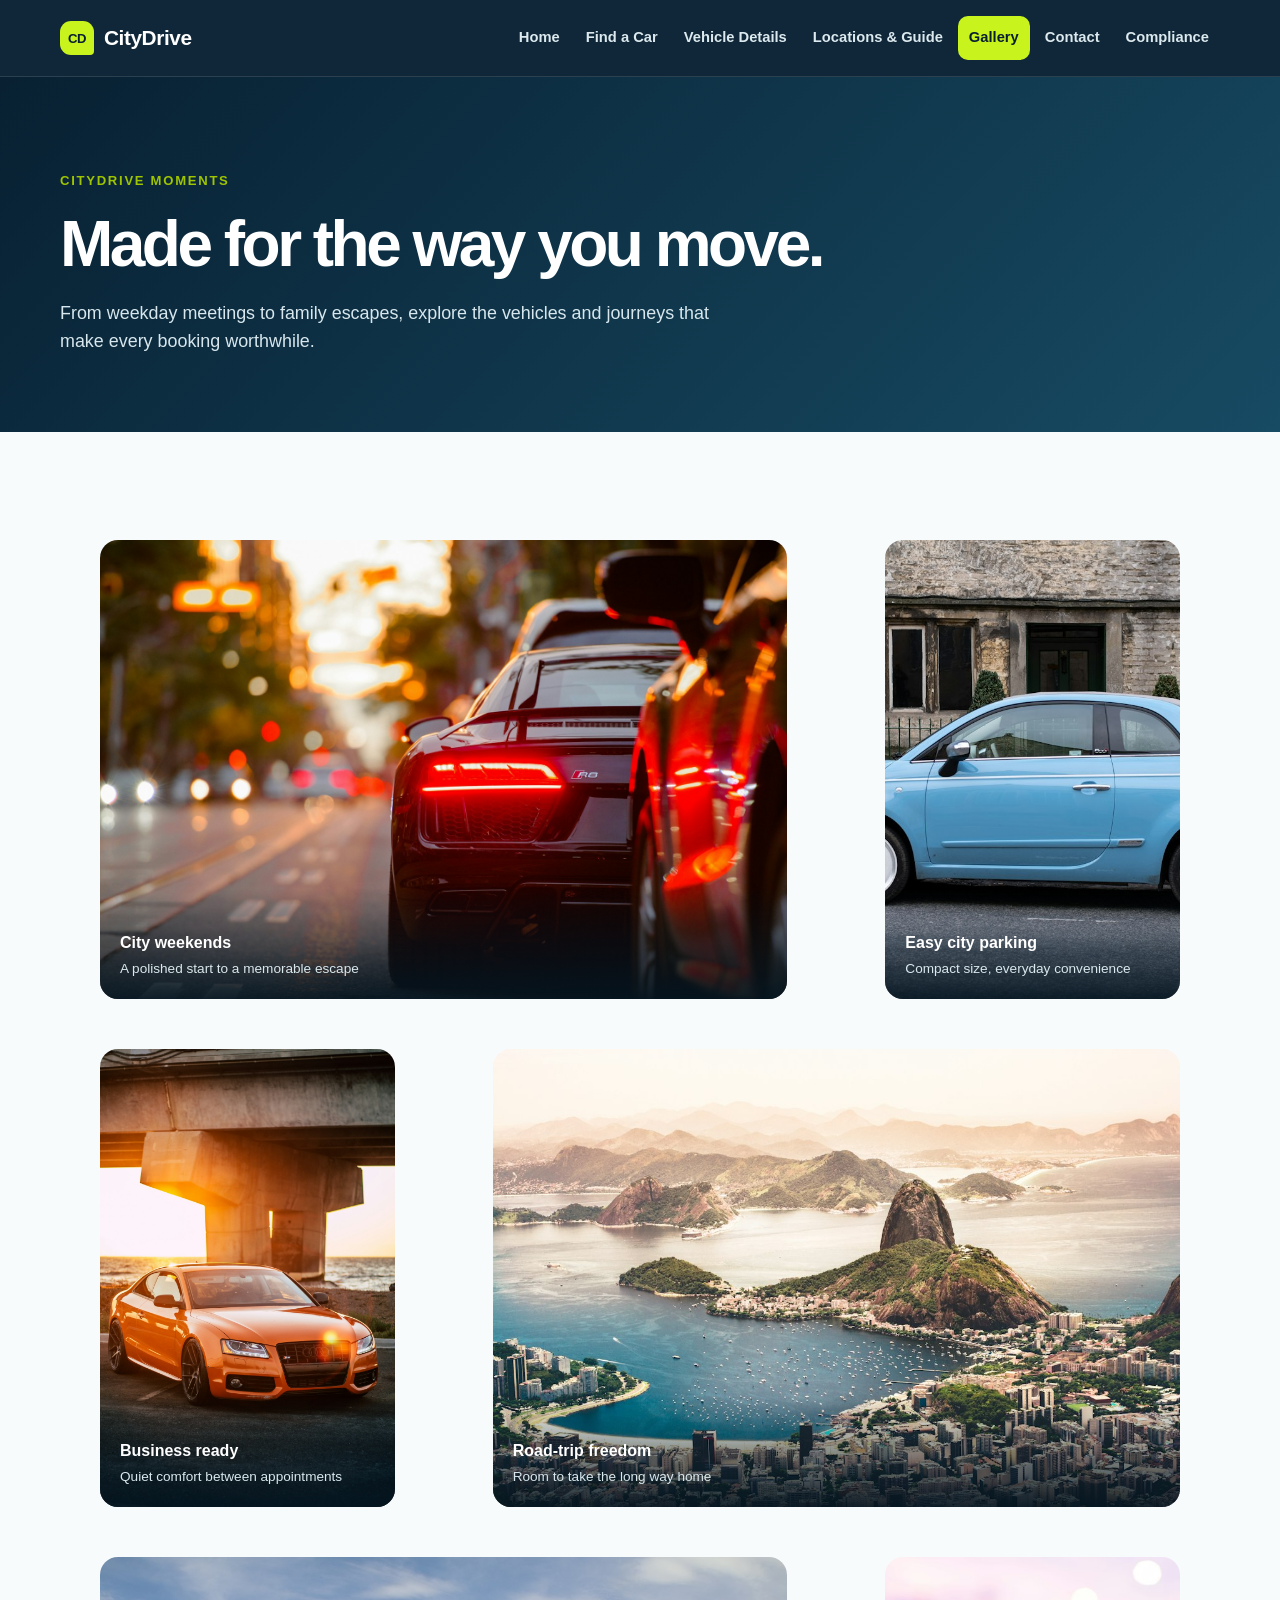
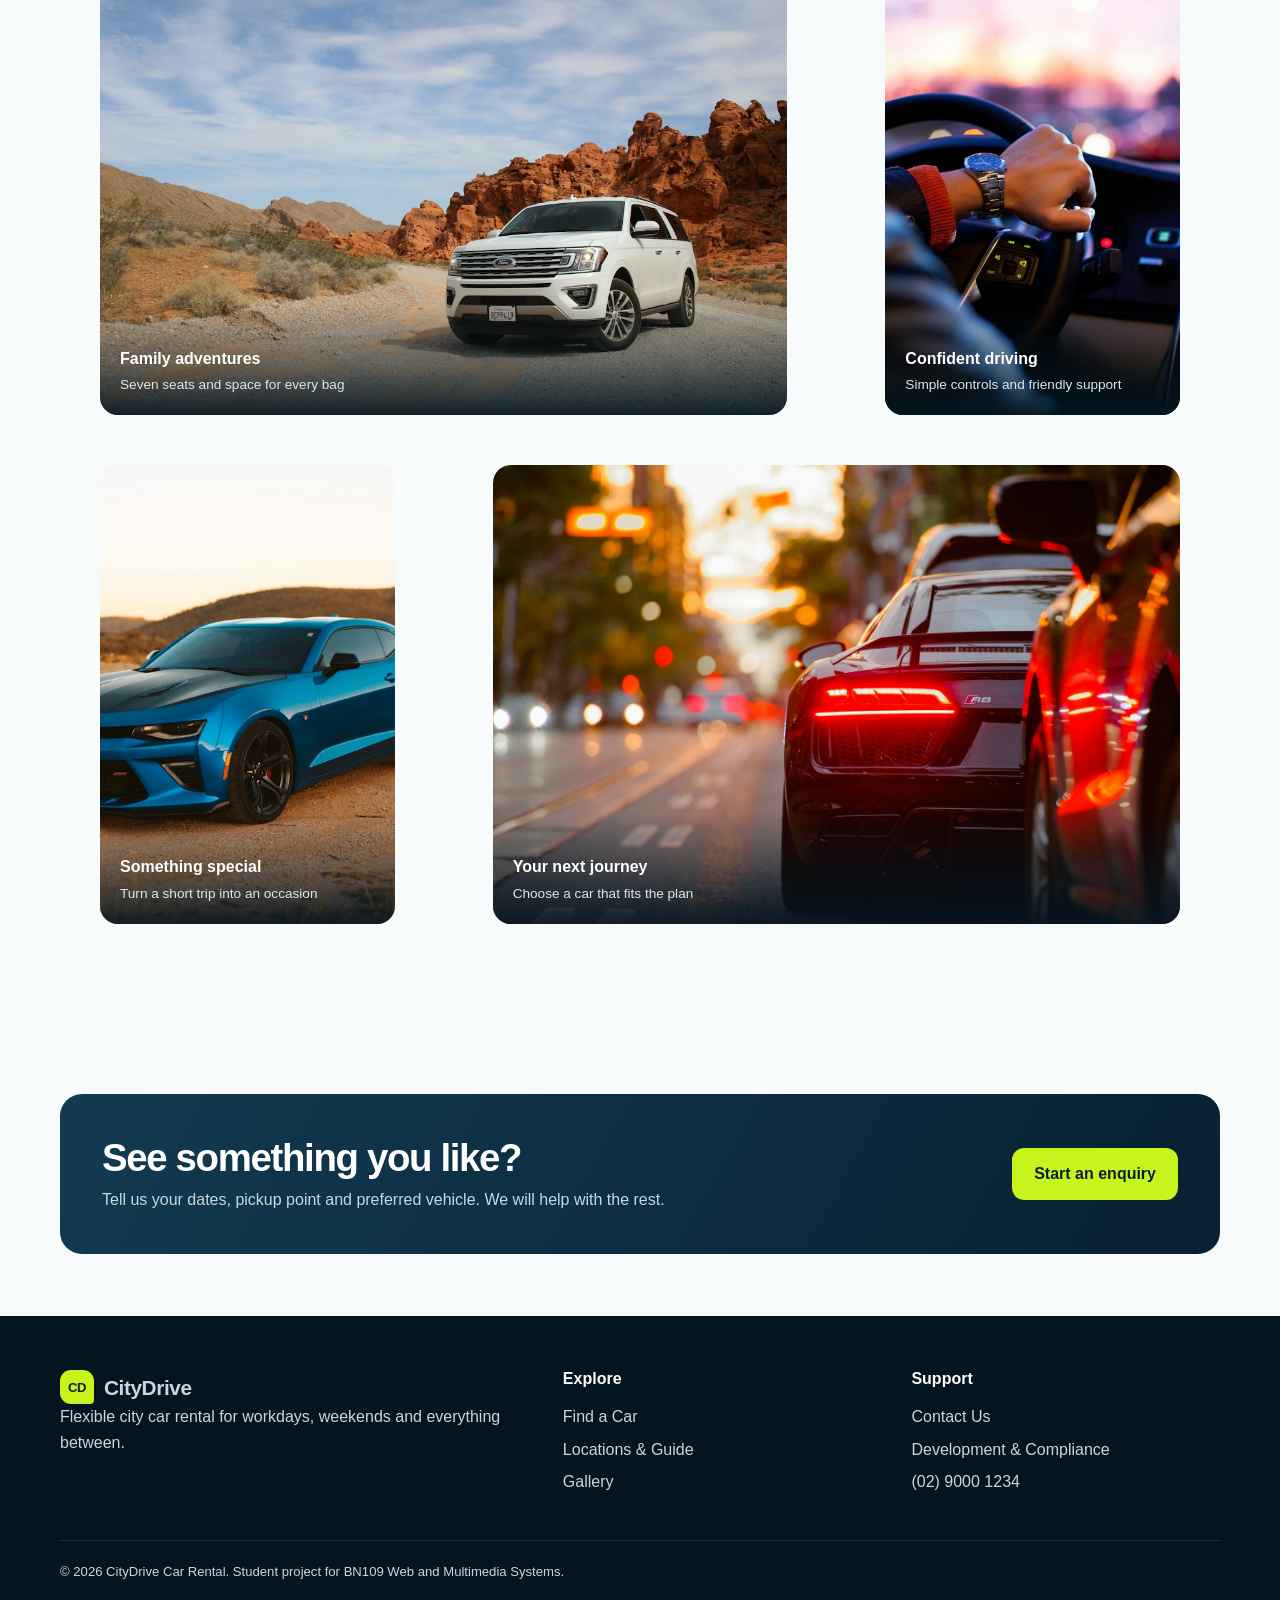
<file: gallery.html>
<!DOCTYPE html>
<html lang="en">
<head>
  <meta charset="UTF-8"><meta name="viewport" content="width=device-width, initial-scale=1.0">
  <meta name="description" content="Explore CityDrive vehicles and ideas for city, family, business and road-trip travel.">
  <title>Gallery | CityDrive</title><link rel="stylesheet" href="css/style.css">
</head>
<body>
  <a class="skip-link" href="#main">Skip to main content</a>
  <header class="site-header"><div class="container nav-wrap"><a class="brand" href="index.html"><span class="brand-mark">CD</span>CityDrive</a><nav class="main-nav" aria-label="Main navigation"><ul><li><a href="index.html">Home</a></li><li><a href="cars.html">Find a Car</a></li><li><a href="vehicle.html">Vehicle Details</a></li><li><a href="locations.html">Locations &amp; Guide</a></li><li><a href="gallery.html" aria-current="page">Gallery</a></li><li><a href="contact.html">Contact</a></li><li><a href="compliance.html">Compliance</a></li></ul></nav></div></header>
  <main id="main">
    <section class="page-hero"><div class="container"><span class="eyebrow">CityDrive moments</span><h1>Made for the way you move.</h1><p>From weekday meetings to family escapes, explore the vehicles and journeys that make every booking worthwhile.</p></div></section>
    <section class="section"><div class="container">
      <div class="gallery-grid">
        <figure class="gallery-item wide"><img src="images/hero-car.jpg" alt="Premium car ready for a city journey"><figcaption class="gallery-caption"><strong>City weekends</strong><span>A polished start to a memorable escape</span></figcaption></figure>
        <figure class="gallery-item"><img src="images/city-compact.jpg" alt="Compact red car parked on an urban street"><figcaption class="gallery-caption"><strong>Easy city parking</strong><span>Compact size, everyday convenience</span></figcaption></figure>
        <figure class="gallery-item"><img src="images/executive-sedan.jpg" alt="Executive sedan prepared for business travel"><figcaption class="gallery-caption"><strong>Business ready</strong><span>Quiet comfort between appointments</span></figcaption></figure>
        <figure class="gallery-item wide"><img src="images/road-trip.jpg" alt="Vehicle exploring a scenic road-trip route"><figcaption class="gallery-caption"><strong>Road-trip freedom</strong><span>Room to take the long way home</span></figcaption></figure>
        <figure class="gallery-item wide"><img src="images/family-suv.jpg" alt="Family SUV travelling along an open road"><figcaption class="gallery-caption"><strong>Family adventures</strong><span>Seven seats and space for every bag</span></figcaption></figure>
        <figure class="gallery-item"><img src="images/driver.jpg" alt="Traveller driving a modern rental car"><figcaption class="gallery-caption"><strong>Confident driving</strong><span>Simple controls and friendly support</span></figcaption></figure>
        <figure class="gallery-item"><img src="images/sport-coupe.jpg" alt="Bright sport coupe for a weekend rental"><figcaption class="gallery-caption"><strong>Something special</strong><span>Turn a short trip into an occasion</span></figcaption></figure>
        <figure class="gallery-item wide"><img src="images/hero-car.jpg" alt="CityDrive vehicle photographed at sunset"><figcaption class="gallery-caption"><strong>Your next journey</strong><span>Choose a car that fits the plan</span></figcaption></figure>
      </div>
    </div></section>
    <section class="section-sm"><div class="container cta-band"><div><h2>See something you like?</h2><p>Tell us your dates, pickup point and preferred vehicle. We will help with the rest.</p></div><a class="button" href="contact.html">Start an enquiry</a></div></section>
  </main>
  <footer class="site-footer"><div class="container"><div class="footer-grid"><div><a class="brand" href="index.html"><span class="brand-mark">CD</span>CityDrive</a><p>Flexible city car rental for workdays, weekends and everything between.</p></div><div><h3>Explore</h3><ul><li><a href="cars.html">Find a Car</a></li><li><a href="locations.html">Locations &amp; Guide</a></li><li><a href="gallery.html">Gallery</a></li></ul></div><div><h3>Support</h3><ul><li><a href="contact.html">Contact Us</a></li><li><a href="compliance.html">Development &amp; Compliance</a></li><li><a href="tel:+61290001234">(02) 9000 1234</a></li></ul></div></div><div class="footer-bottom">&copy; 2026 CityDrive Car Rental. Student project for BN109 Web and Multimedia Systems.</div></div></footer>
</body>
</html>
</file>
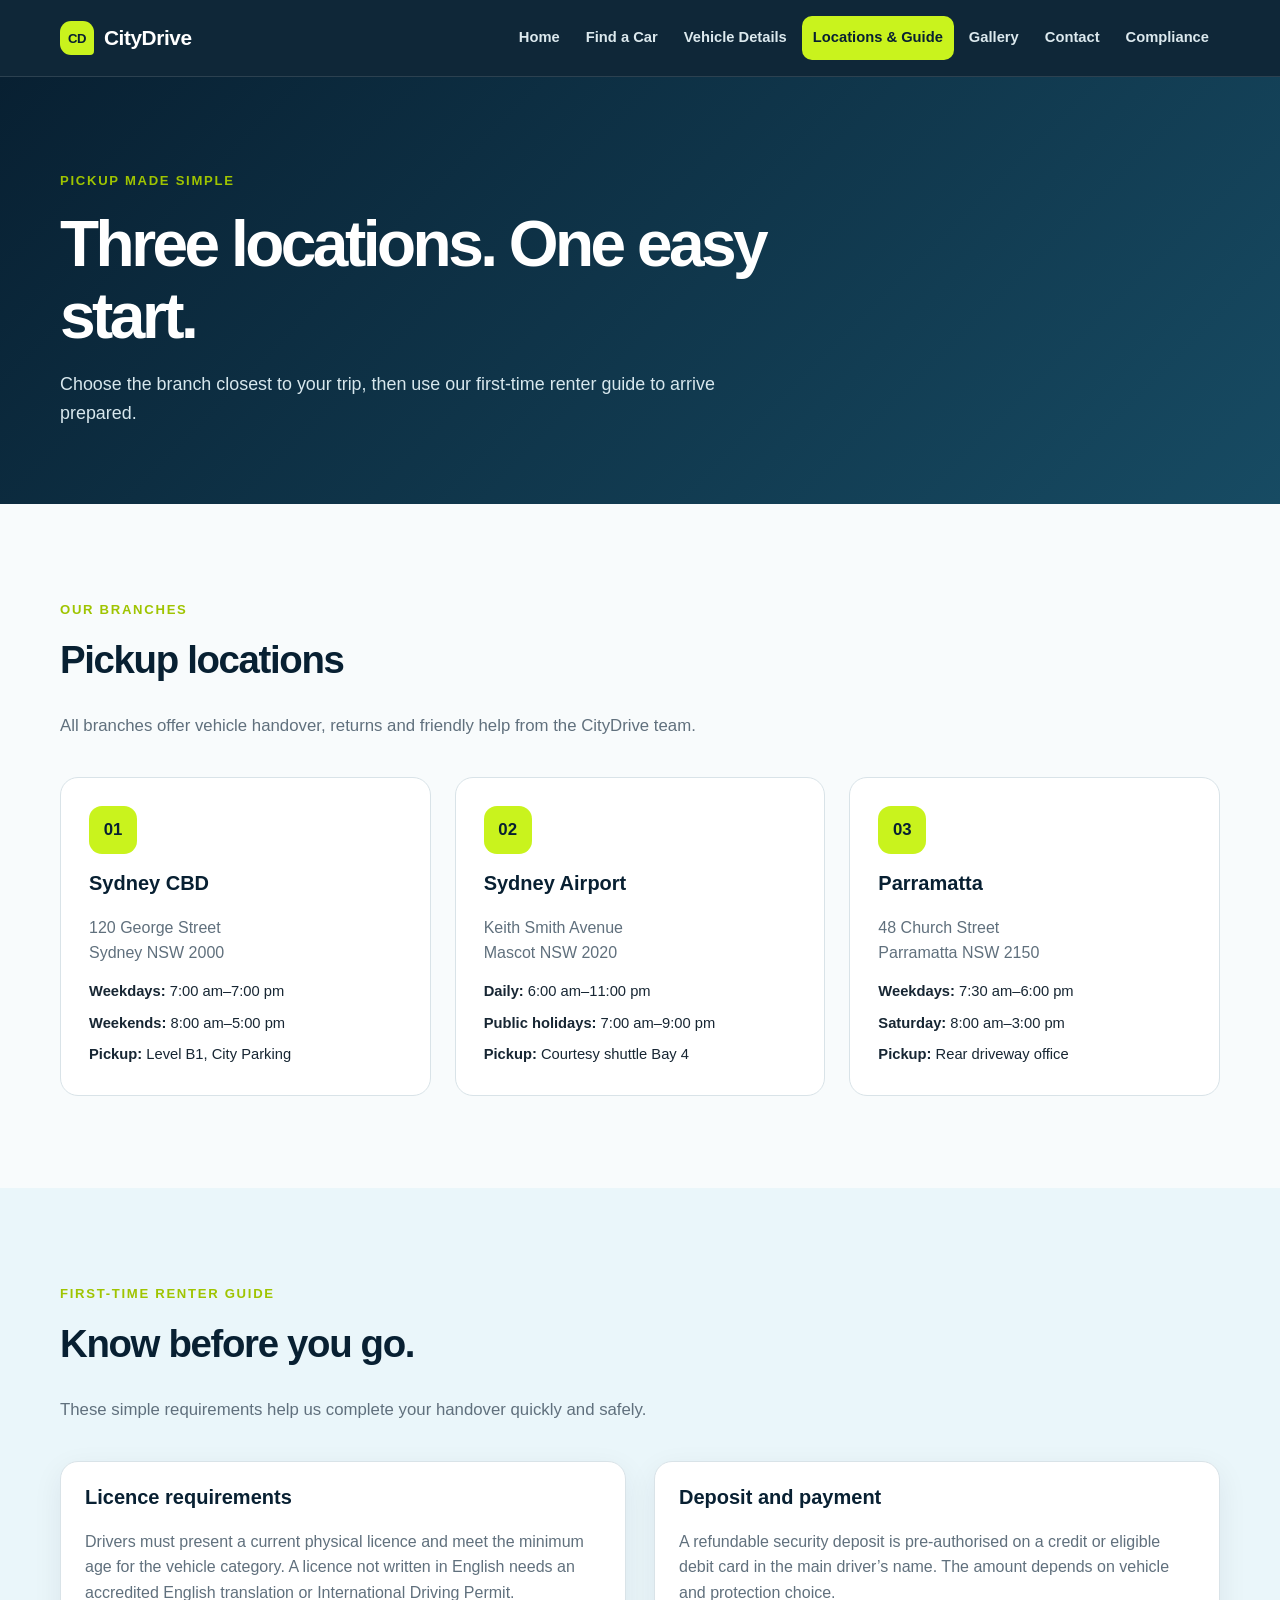
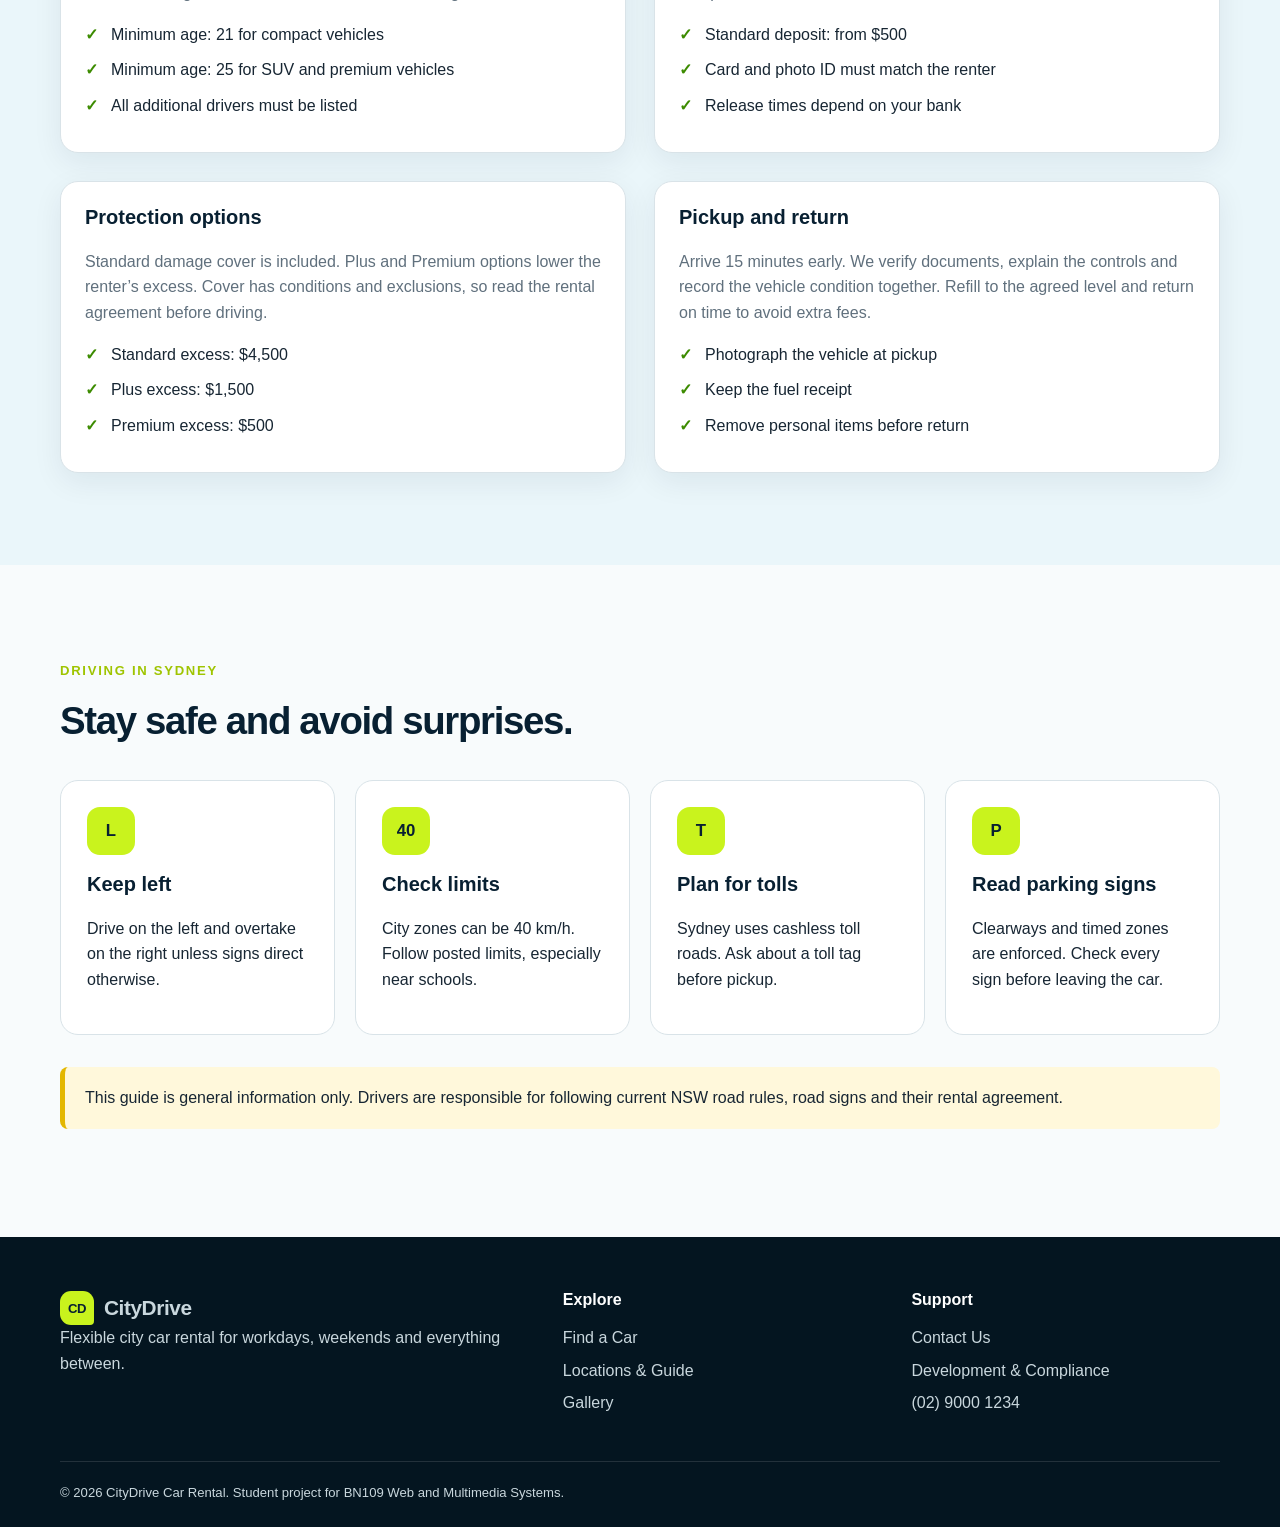
<file: locations.html>
<!DOCTYPE html>
<html lang="en">
<head>
  <meta charset="UTF-8"><meta name="viewport" content="width=device-width, initial-scale=1.0">
  <meta name="description" content="CityDrive pickup locations, opening hours, rental requirements and driving guide.">
  <title>Pickup Locations &amp; Rental Guide | CityDrive</title><link rel="stylesheet" href="css/style.css">
</head>
<body>
  <a class="skip-link" href="#main">Skip to main content</a>
  <header class="site-header"><div class="container nav-wrap"><a class="brand" href="index.html"><span class="brand-mark">CD</span>CityDrive</a><nav class="main-nav" aria-label="Main navigation"><ul><li><a href="index.html">Home</a></li><li><a href="cars.html">Find a Car</a></li><li><a href="vehicle.html">Vehicle Details</a></li><li><a href="locations.html" aria-current="page">Locations &amp; Guide</a></li><li><a href="gallery.html">Gallery</a></li><li><a href="contact.html">Contact</a></li><li><a href="compliance.html">Compliance</a></li></ul></nav></div></header>
  <main id="main">
    <section class="page-hero"><div class="container"><span class="eyebrow">Pickup made simple</span><h1>Three locations. One easy start.</h1><p>Choose the branch closest to your trip, then use our first-time renter guide to arrive prepared.</p></div></section>
    <section class="section">
      <div class="container"><div class="section-head"><span class="eyebrow">Our branches</span><h2>Pickup locations</h2><p>All branches offer vehicle handover, returns and friendly help from the CityDrive team.</p></div>
        <div class="grid-3">
          <article class="location-card"><div class="icon-box">01</div><h3>Sydney CBD</h3><address>120 George Street<br>Sydney NSW 2000</address><div class="location-meta"><span><strong>Weekdays:</strong> 7:00 am–7:00 pm</span><span><strong>Weekends:</strong> 8:00 am–5:00 pm</span><span><strong>Pickup:</strong> Level B1, City Parking</span></div></article>
          <article class="location-card"><div class="icon-box">02</div><h3>Sydney Airport</h3><address>Keith Smith Avenue<br>Mascot NSW 2020</address><div class="location-meta"><span><strong>Daily:</strong> 6:00 am–11:00 pm</span><span><strong>Public holidays:</strong> 7:00 am–9:00 pm</span><span><strong>Pickup:</strong> Courtesy shuttle Bay 4</span></div></article>
          <article class="location-card"><div class="icon-box">03</div><h3>Parramatta</h3><address>48 Church Street<br>Parramatta NSW 2150</address><div class="location-meta"><span><strong>Weekdays:</strong> 7:30 am–6:00 pm</span><span><strong>Saturday:</strong> 8:00 am–3:00 pm</span><span><strong>Pickup:</strong> Rear driveway office</span></div></article>
        </div>
      </div>
    </section>
    <section class="section section-tint" id="rental-guide">
      <div class="container"><div class="section-head"><span class="eyebrow">First-time renter guide</span><h2>Know before you go.</h2><p>These simple requirements help us complete your handover quickly and safely.</p></div>
        <div class="grid-2">
          <div class="card"><div class="card-content"><h3>Licence requirements</h3><p>Drivers must present a current physical licence and meet the minimum age for the vehicle category. A licence not written in English needs an accredited English translation or International Driving Permit.</p><ul class="check-list"><li>Minimum age: 21 for compact vehicles</li><li>Minimum age: 25 for SUV and premium vehicles</li><li>All additional drivers must be listed</li></ul></div></div>
          <div class="card"><div class="card-content"><h3>Deposit and payment</h3><p>A refundable security deposit is pre-authorised on a credit or eligible debit card in the main driver’s name. The amount depends on vehicle and protection choice.</p><ul class="check-list"><li>Standard deposit: from $500</li><li>Card and photo ID must match the renter</li><li>Release times depend on your bank</li></ul></div></div>
          <div class="card"><div class="card-content"><h3>Protection options</h3><p>Standard damage cover is included. Plus and Premium options lower the renter’s excess. Cover has conditions and exclusions, so read the rental agreement before driving.</p><ul class="check-list"><li>Standard excess: $4,500</li><li>Plus excess: $1,500</li><li>Premium excess: $500</li></ul></div></div>
          <div class="card"><div class="card-content"><h3>Pickup and return</h3><p>Arrive 15 minutes early. We verify documents, explain the controls and record the vehicle condition together. Refill to the agreed level and return on time to avoid extra fees.</p><ul class="check-list"><li>Photograph the vehicle at pickup</li><li>Keep the fuel receipt</li><li>Remove personal items before return</li></ul></div></div>
        </div>
      </div>
    </section>
    <section class="section"><div class="container"><div class="section-head"><span class="eyebrow">Driving in Sydney</span><h2>Stay safe and avoid surprises.</h2></div><div class="grid-4"><article class="feature-card"><div class="icon-box">L</div><h3>Keep left</h3><p>Drive on the left and overtake on the right unless signs direct otherwise.</p></article><article class="feature-card"><div class="icon-box">40</div><h3>Check limits</h3><p>City zones can be 40 km/h. Follow posted limits, especially near schools.</p></article><article class="feature-card"><div class="icon-box">T</div><h3>Plan for tolls</h3><p>Sydney uses cashless toll roads. Ask about a toll tag before pickup.</p></article><article class="feature-card"><div class="icon-box">P</div><h3>Read parking signs</h3><p>Clearways and timed zones are enforced. Check every sign before leaving the car.</p></article></div><p class="notice" style="margin-top:32px">This guide is general information only. Drivers are responsible for following current NSW road rules, road signs and their rental agreement.</p></div></section>
  </main>
  <footer class="site-footer"><div class="container"><div class="footer-grid"><div><a class="brand" href="index.html"><span class="brand-mark">CD</span>CityDrive</a><p>Flexible city car rental for workdays, weekends and everything between.</p></div><div><h3>Explore</h3><ul><li><a href="cars.html">Find a Car</a></li><li><a href="locations.html">Locations &amp; Guide</a></li><li><a href="gallery.html">Gallery</a></li></ul></div><div><h3>Support</h3><ul><li><a href="contact.html">Contact Us</a></li><li><a href="compliance.html">Development &amp; Compliance</a></li><li><a href="tel:+61290001234">(02) 9000 1234</a></li></ul></div></div><div class="footer-bottom">&copy; 2026 CityDrive Car Rental. Student project for BN109 Web and Multimedia Systems.</div></div></footer>
</body>
</html>
</file>
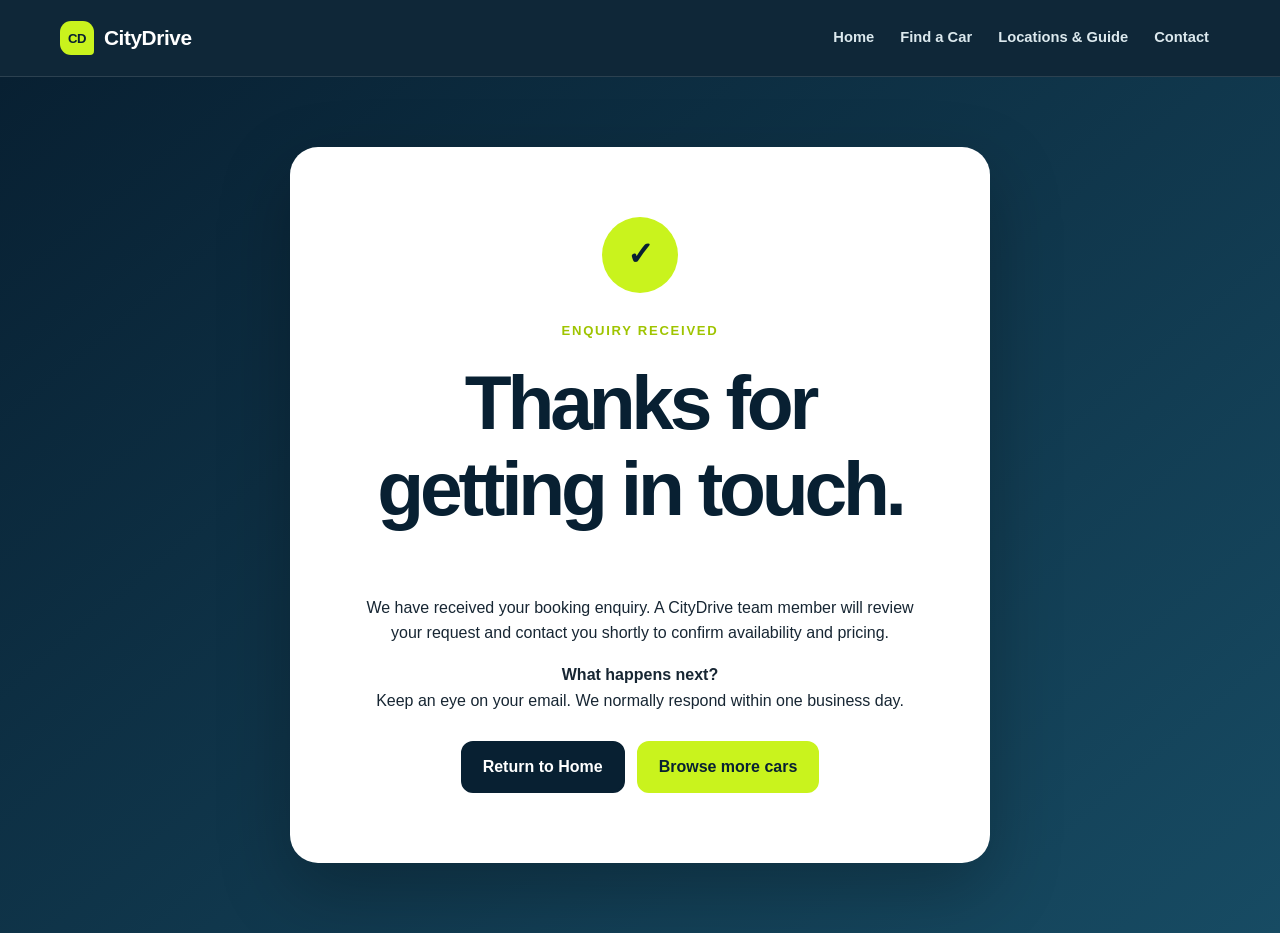
<file: thankyou.html>
<!DOCTYPE html>
<html lang="en">
<head>
  <meta charset="UTF-8"><meta name="viewport" content="width=device-width, initial-scale=1.0">
  <meta name="description" content="Thank you for your CityDrive booking enquiry.">
  <title>Enquiry Received | CityDrive</title><link rel="stylesheet" href="css/style.css">
</head>
<body>
  <header class="site-header"><div class="container nav-wrap"><a class="brand" href="index.html"><span class="brand-mark">CD</span>CityDrive</a><nav class="main-nav" aria-label="Main navigation"><ul><li><a href="index.html">Home</a></li><li><a href="cars.html">Find a Car</a></li><li><a href="locations.html">Locations &amp; Guide</a></li><li><a href="contact.html">Contact</a></li></ul></nav></div></header>
  <main class="thank-you"><section class="thank-card"><div class="success-mark" aria-hidden="true">✓</div><span class="eyebrow">Enquiry received</span><h1>Thanks for getting in touch.</h1><p>We have received your booking enquiry. A CityDrive team member will review your request and contact you shortly to confirm availability and pricing.</p><p><strong>What happens next?</strong><br>Keep an eye on your email. We normally respond within one business day.</p><div class="button-row" style="justify-content:center;margin-top:28px"><a class="button button-dark" href="index.html">Return to Home</a><a class="button" href="cars.html">Browse more cars</a></div></section></main>
</body>
</html>
</file>
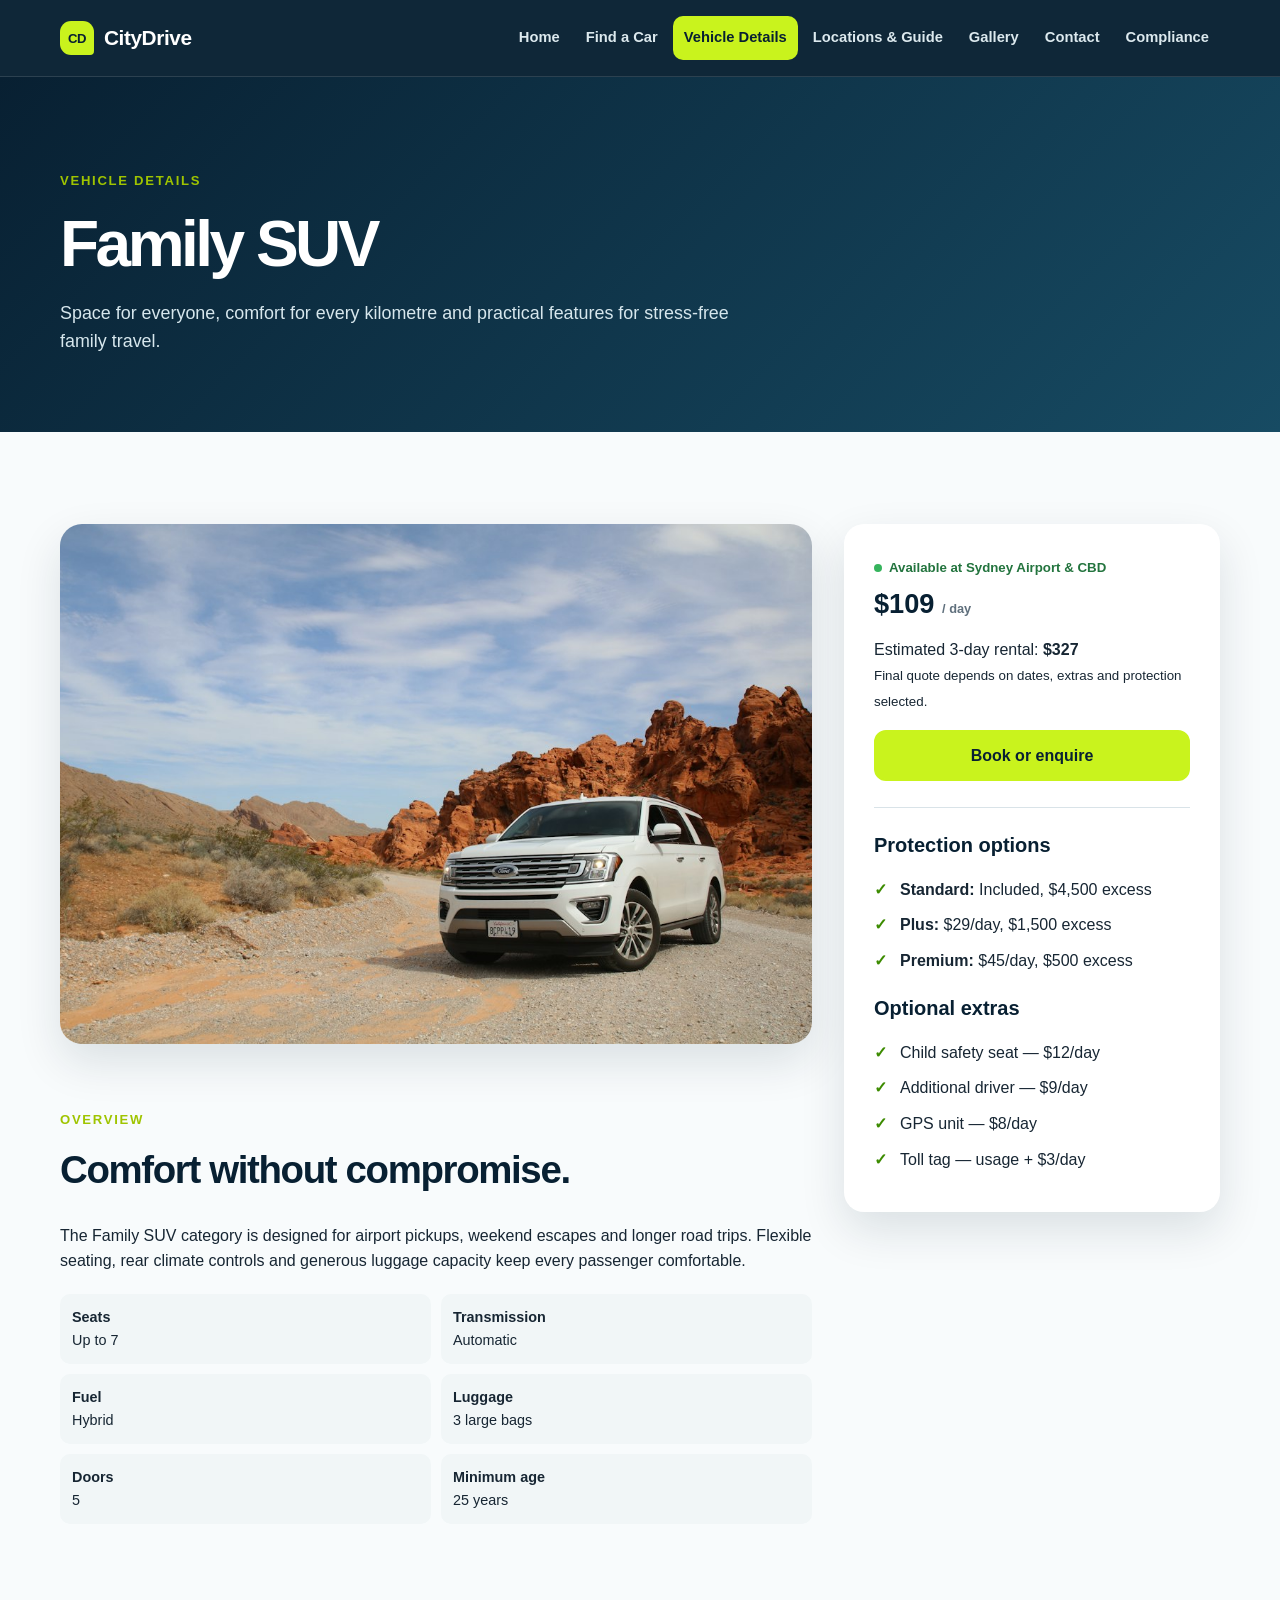
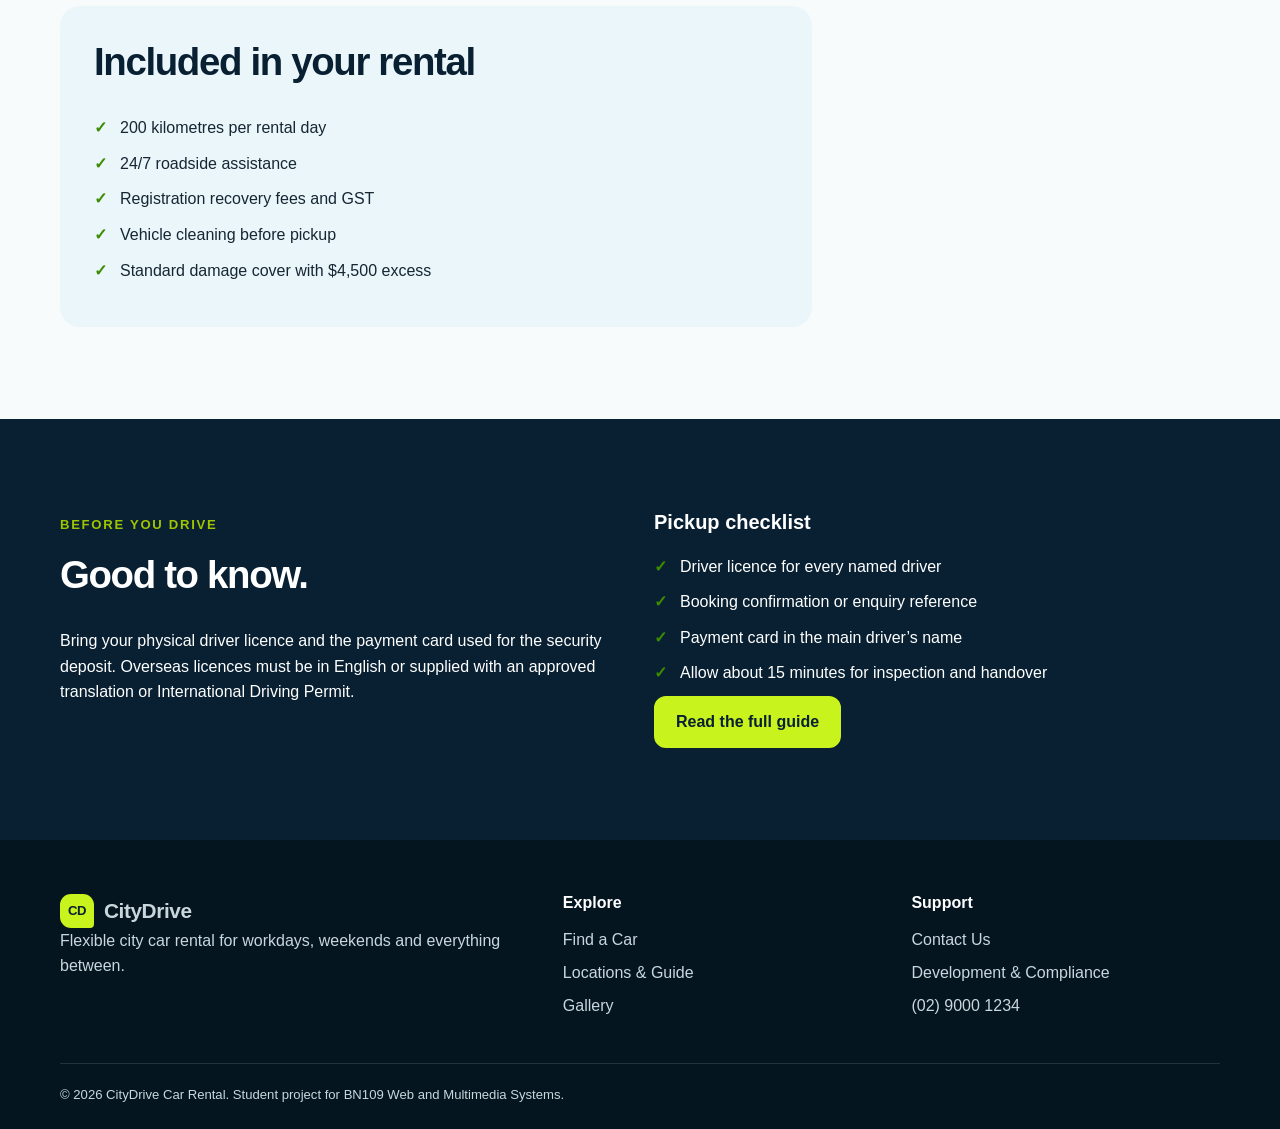
<file: vehicle.html>
<!DOCTYPE html>
<html lang="en">
<head>
  <meta charset="UTF-8"><meta name="viewport" content="width=device-width, initial-scale=1.0">
  <meta name="description" content="View CityDrive Family SUV specifications, rates, protection and optional extras.">
  <title>Family SUV Details | CityDrive</title><link rel="stylesheet" href="css/style.css">
</head>
<body>
  <a class="skip-link" href="#main">Skip to main content</a>
  <header class="site-header"><div class="container nav-wrap"><a class="brand" href="index.html"><span class="brand-mark">CD</span>CityDrive</a><nav class="main-nav" aria-label="Main navigation"><ul><li><a href="index.html">Home</a></li><li><a href="cars.html">Find a Car</a></li><li><a href="vehicle.html" aria-current="page">Vehicle Details</a></li><li><a href="locations.html">Locations &amp; Guide</a></li><li><a href="gallery.html">Gallery</a></li><li><a href="contact.html">Contact</a></li><li><a href="compliance.html">Compliance</a></li></ul></nav></div></header>
  <main id="main">
    <section class="page-hero"><div class="container"><span class="eyebrow">Vehicle details</span><h1>Family SUV</h1><p>Space for everyone, comfort for every kilometre and practical features for stress-free family travel.</p></div></section>
    <section class="section">
      <div class="container vehicle-layout">
        <div>
          <div class="vehicle-image"><img src="images/family-suv.jpg" alt="Silver Family SUV driving on an open road"></div>
          <section class="section-sm" aria-labelledby="overview"><span class="eyebrow">Overview</span><h2 id="overview">Comfort without compromise.</h2><p>The Family SUV category is designed for airport pickups, weekend escapes and longer road trips. Flexible seating, rear climate controls and generous luggage capacity keep every passenger comfortable.</p><div class="spec-list"><div class="spec"><strong>Seats</strong><br>Up to 7</div><div class="spec"><strong>Transmission</strong><br>Automatic</div><div class="spec"><strong>Fuel</strong><br>Hybrid</div><div class="spec"><strong>Luggage</strong><br>3 large bags</div><div class="spec"><strong>Doors</strong><br>5</div><div class="spec"><strong>Minimum age</strong><br>25 years</div></div></section>
          <section class="section-sm section-tint" style="padding:34px;border-radius:20px" aria-labelledby="included"><h2 id="included">Included in your rental</h2><ul class="check-list"><li>200 kilometres per rental day</li><li>24/7 roadside assistance</li><li>Registration recovery fees and GST</li><li>Vehicle cleaning before pickup</li><li>Standard damage cover with $4,500 excess</li></ul></section>
        </div>
        <aside class="booking-panel" aria-label="Family SUV booking information">
          <span class="availability">Available at Sydney Airport &amp; CBD</span><div class="price">$109 <small>/ day</small></div><p>Estimated 3-day rental: <strong>$327</strong><br><small>Final quote depends on dates, extras and protection selected.</small></p><a class="button" style="width:100%" href="contact.html">Book or enquire</a><hr style="margin:26px 0;border:0;border-top:1px solid #d9e3e8"><h3>Protection options</h3><ul class="check-list"><li><strong>Standard:</strong> Included, $4,500 excess</li><li><strong>Plus:</strong> $29/day, $1,500 excess</li><li><strong>Premium:</strong> $45/day, $500 excess</li></ul><h3 style="margin-top:24px">Optional extras</h3><ul class="check-list"><li>Child safety seat — $12/day</li><li>Additional driver — $9/day</li><li>GPS unit — $8/day</li><li>Toll tag — usage + $3/day</li></ul>
        </aside>
      </div>
    </section>
    <section class="section section-dark"><div class="container"><div class="grid-2"><div><span class="eyebrow">Before you drive</span><h2>Good to know.</h2><p>Bring your physical driver licence and the payment card used for the security deposit. Overseas licences must be in English or supplied with an approved translation or International Driving Permit.</p></div><div><h3>Pickup checklist</h3><ul class="check-list"><li>Driver licence for every named driver</li><li>Booking confirmation or enquiry reference</li><li>Payment card in the main driver’s name</li><li>Allow about 15 minutes for inspection and handover</li></ul><a class="button" href="locations.html#rental-guide">Read the full guide</a></div></div></div></section>
  </main>
  <footer class="site-footer"><div class="container"><div class="footer-grid"><div><a class="brand" href="index.html"><span class="brand-mark">CD</span>CityDrive</a><p>Flexible city car rental for workdays, weekends and everything between.</p></div><div><h3>Explore</h3><ul><li><a href="cars.html">Find a Car</a></li><li><a href="locations.html">Locations &amp; Guide</a></li><li><a href="gallery.html">Gallery</a></li></ul></div><div><h3>Support</h3><ul><li><a href="contact.html">Contact Us</a></li><li><a href="compliance.html">Development &amp; Compliance</a></li><li><a href="tel:+61290001234">(02) 9000 1234</a></li></ul></div></div><div class="footer-bottom">&copy; 2026 CityDrive Car Rental. Student project for BN109 Web and Multimedia Systems.</div></div></footer>
</body>
</html>
</file>
<file: css/style.css>
:root {
  --navy: #082032;
  --navy-soft: #123b52;
  --ink: #172633;
  --muted: #60707d;
  --lime: #c9f31d;
  --lime-dark: #9fc400;
  --sky: #eaf6fa;
  --white: #ffffff;
  --line: #d9e3e8;
  --shadow: 0 18px 45px rgba(8, 32, 50, 0.12);
  --radius: 18px;
}

* { box-sizing: border-box; }

html { scroll-behavior: smooth; }

body {
  margin: 0;
  color: var(--ink);
  background: #f8fbfc;
  font-family: Arial, Helvetica, sans-serif;
  line-height: 1.6;
}

img {
  display: block;
  width: 100%;
  height: auto;
}

a { color: inherit; }

h1, h2, h3, p { margin-top: 0; }

h1, h2, h3 {
  color: var(--navy);
  line-height: 1.12;
}

h1 { font-size: clamp(2.5rem, 6vw, 5.4rem); letter-spacing: -0.055em; }
h2 { font-size: clamp(1.85rem, 3vw, 3.1rem); letter-spacing: -0.035em; }
h3 { font-size: 1.25rem; }

.container {
  width: min(1160px, calc(100% - 40px));
  margin-inline: auto;
}

.skip-link {
  position: fixed;
  z-index: 999;
  top: 8px;
  left: 8px;
  padding: 10px 16px;
  color: var(--white);
  background: var(--navy);
  border-radius: 8px;
  transform: translateY(-150%);
}

.skip-link:focus { transform: translateY(0); }

.site-header {
  position: sticky;
  z-index: 50;
  top: 0;
  color: var(--white);
  background: rgba(8, 32, 50, 0.97);
  border-bottom: 1px solid rgba(255,255,255,.12);
}

.nav-wrap {
  min-height: 76px;
  display: flex;
  align-items: center;
  justify-content: space-between;
  gap: 24px;
}

.brand {
  display: inline-flex;
  align-items: center;
  gap: 10px;
  color: var(--white);
  text-decoration: none;
  font-size: 1.3rem;
  font-weight: 800;
  letter-spacing: -.02em;
  white-space: nowrap;
}

.brand-mark {
  width: 34px;
  height: 34px;
  display: grid;
  place-items: center;
  color: var(--navy);
  background: var(--lime);
  border-radius: 11px 11px 4px 11px;
  font-size: .82rem;
}

.main-nav ul {
  display: flex;
  align-items: center;
  gap: 4px;
  margin: 0;
  padding: 0;
  list-style: none;
}

.main-nav a {
  display: block;
  padding: 10px 11px;
  border-radius: 10px;
  color: #dce9ee;
  text-decoration: none;
  font-size: .92rem;
  font-weight: 700;
}

.main-nav a:hover,
.main-nav a:focus-visible,
.main-nav a[aria-current="page"] {
  color: var(--navy);
  background: var(--lime);
  outline: none;
}

.hero {
  min-height: 680px;
  display: grid;
  align-items: end;
  color: var(--white);
  background:
    linear-gradient(90deg, rgba(4,21,32,.96) 0%, rgba(4,21,32,.78) 44%, rgba(4,21,32,.18) 78%),
    url('../images/hero-car.jpg') center 58% / cover no-repeat;
}

.hero-content {
  max-width: 700px;
  padding: 110px 0 92px;
}

.eyebrow {
  display: inline-block;
  margin-bottom: 18px;
  color: var(--lime-dark);
  font-size: .82rem;
  font-weight: 800;
  letter-spacing: .13em;
  text-transform: uppercase;
}

.hero .eyebrow { color: var(--lime); }
.hero h1 { margin-bottom: 22px; color: var(--white); }
.hero p { max-width: 590px; margin-bottom: 32px; color: #e4eef2; font-size: 1.15rem; }

.button-row {
  display: flex;
  flex-wrap: wrap;
  gap: 12px;
}

.button {
  display: inline-flex;
  min-height: 48px;
  align-items: center;
  justify-content: center;
  padding: 11px 20px;
  border: 2px solid var(--lime);
  border-radius: 12px;
  color: var(--navy);
  background: var(--lime);
  text-decoration: none;
  font: inherit;
  font-weight: 800;
  cursor: pointer;
  transition: transform .2s ease, background .2s ease;
}

.button:hover { background: #dafc4f; transform: translateY(-2px); }
.button:focus-visible { outline: 3px solid #7edfff; outline-offset: 3px; }
.button-outline { color: var(--white); background: transparent; border-color: rgba(255,255,255,.7); }
.button-outline:hover { color: var(--navy); background: var(--white); }
.button-dark { color: var(--white); background: var(--navy); border-color: var(--navy); }
.button-dark:hover { color: var(--white); background: var(--navy-soft); }

.quick-search {
  position: relative;
  z-index: 2;
  margin-top: -42px;
}

.quick-search-inner {
  display: grid;
  grid-template-columns: 1.2fr 1fr 1fr auto;
  gap: 14px;
  align-items: end;
  padding: 24px;
  background: var(--white);
  border-radius: var(--radius);
  box-shadow: var(--shadow);
}

label { display: block; margin-bottom: 6px; color: var(--navy); font-size: .88rem; font-weight: 800; }

input, select, textarea {
  width: 100%;
  min-height: 48px;
  padding: 11px 13px;
  color: var(--ink);
  background: var(--white);
  border: 1px solid #b9c8d0;
  border-radius: 10px;
  font: inherit;
}

textarea { min-height: 140px; resize: vertical; }
input:focus, select:focus, textarea:focus { outline: 3px solid rgba(38,172,219,.28); border-color: #188fc0; }

.section { padding: 92px 0; }
.section-sm { padding: 62px 0; }
.section-dark { color: var(--white); background: var(--navy); }
.section-dark h2, .section-dark h3 { color: var(--white); }
.section-tint { background: var(--sky); }

.section-head {
  max-width: 700px;
  margin-bottom: 38px;
}

.section-head p { color: var(--muted); font-size: 1.05rem; }
.section-dark .section-head p { color: #bed0d8; }

.grid-2 { display: grid; grid-template-columns: repeat(2, 1fr); gap: 28px; }
.grid-3 { display: grid; grid-template-columns: repeat(3, 1fr); gap: 24px; }
.grid-4 { display: grid; grid-template-columns: repeat(4, 1fr); gap: 20px; }

.card {
  overflow: hidden;
  background: var(--white);
  border: 1px solid var(--line);
  border-radius: var(--radius);
  box-shadow: 0 9px 30px rgba(8,32,50,.07);
}

.card-content { padding: 24px; }
.card p { color: var(--muted); }

.feature-card {
  padding: 26px;
  background: var(--white);
  border: 1px solid var(--line);
  border-radius: var(--radius);
}

.feature-number,
.icon-box {
  width: 48px;
  height: 48px;
  display: grid;
  place-items: center;
  margin-bottom: 18px;
  color: var(--navy);
  background: var(--lime);
  border-radius: 13px;
  font-size: 1.05rem;
  font-weight: 900;
}

.car-card { display: flex; flex-direction: column; }
.car-card img { height: 225px; object-fit: cover; }
.car-card .card-content { display: flex; flex: 1; flex-direction: column; }
.car-card .button { margin-top: auto; }

.tag-row { display: flex; flex-wrap: wrap; gap: 7px; margin: 14px 0 18px; }
.tag {
  display: inline-block;
  padding: 5px 9px;
  color: #345164;
  background: #edf3f5;
  border-radius: 999px;
  font-size: .78rem;
  font-weight: 700;
}

.availability { color: #23743e; font-size: .83rem; font-weight: 800; }
.availability::before { content: ''; display: inline-block; width: 8px; height: 8px; margin-right: 7px; background: #36b45d; border-radius: 50%; }

.price-line {
  display: flex;
  align-items: end;
  justify-content: space-between;
  gap: 16px;
  margin: 18px 0;
}

.price { color: var(--navy); font-size: 1.7rem; font-weight: 900; line-height: 1; }
.price small { color: var(--muted); font-size: .8rem; font-weight: 600; }

.page-hero {
  padding: 90px 0 76px;
  color: var(--white);
  background: linear-gradient(135deg, var(--navy), #174b63);
}

.page-hero h1 { max-width: 850px; margin-bottom: 18px; color: var(--white); font-size: clamp(2.5rem, 5vw, 4.4rem); }
.page-hero p { max-width: 680px; margin: 0; color: #d7e7ed; font-size: 1.12rem; }

.filter-bar {
  display: flex;
  flex-wrap: wrap;
  gap: 9px;
  margin-bottom: 32px;
}

.filter-chip { padding: 8px 14px; color: var(--navy); background: var(--white); border: 1px solid var(--line); border-radius: 999px; font-weight: 700; }
.filter-chip.active { background: var(--lime); border-color: var(--lime); }

.vehicle-layout { display: grid; grid-template-columns: minmax(0, 1.4fr) minmax(300px, .7fr); gap: 32px; align-items: start; }
.vehicle-image { overflow: hidden; border-radius: 22px; box-shadow: var(--shadow); }
.vehicle-image img { height: 520px; object-fit: cover; }
.booking-panel { position: sticky; top: 100px; padding: 30px; background: var(--white); border-radius: 20px; box-shadow: var(--shadow); }
.booking-panel .price { margin: 10px 0 20px; }

.spec-list { display: grid; grid-template-columns: repeat(2, 1fr); gap: 10px; margin: 20px 0; }
.spec { padding: 12px; background: #f1f6f7; border-radius: 10px; font-size: .9rem; }
.check-list { margin: 0; padding: 0; list-style: none; }
.check-list li { position: relative; margin-bottom: 10px; padding-left: 26px; }
.check-list li::before { content: '✓'; position: absolute; left: 0; color: #3c8b00; font-weight: 900; }

.info-table { width: 100%; border-collapse: collapse; background: var(--white); }
.info-table th, .info-table td { padding: 16px; border-bottom: 1px solid var(--line); text-align: left; vertical-align: top; }
.info-table th { width: 32%; color: var(--navy); }

.location-card { padding: 28px; background: var(--white); border: 1px solid var(--line); border-radius: var(--radius); }
.location-card address { margin-bottom: 14px; color: var(--muted); font-style: normal; }
.location-meta { display: grid; gap: 8px; font-size: .92rem; }

.gallery-grid { display: grid; grid-template-columns: repeat(12, 1fr); gap: 18px; }
.gallery-item { position: relative; grid-column: span 4; overflow: hidden; min-height: 310px; border-radius: 18px; }
.gallery-item.wide { grid-column: span 8; }
.gallery-item img { width: 100%; height: 100%; object-fit: cover; transition: transform .35s ease; }
.gallery-item:hover img { transform: scale(1.035); }
.gallery-caption { position: absolute; inset: auto 0 0; padding: 42px 20px 18px; color: var(--white); background: linear-gradient(transparent, rgba(4,21,32,.92)); }
.gallery-caption strong { display: block; }
.gallery-caption span { font-size: .85rem; color: #d9e8ed; }

.contact-layout { display: grid; grid-template-columns: .7fr 1.3fr; gap: 32px; align-items: start; }
.contact-panel { padding: 30px; color: var(--white); background: var(--navy); border-radius: var(--radius); }
.contact-panel h2, .contact-panel h3 { color: var(--white); }
.contact-panel a { color: var(--lime); }
.contact-list { margin: 24px 0 0; padding: 0; list-style: none; }
.contact-list li { margin-bottom: 18px; }
.form-card { padding: 32px; background: var(--white); border: 1px solid var(--line); border-radius: var(--radius); box-shadow: var(--shadow); }
.form-grid { display: grid; grid-template-columns: repeat(2, 1fr); gap: 18px; }
.form-group.full { grid-column: 1 / -1; }
.required { color: #a51e2d; }
.form-note { margin-top: 16px; color: var(--muted); font-size: .85rem; }

.thank-you {
  min-height: calc(100vh - 76px);
  display: grid;
  place-items: center;
  padding: 70px 20px;
  background: linear-gradient(140deg, var(--navy), #174b63);
}

.thank-card { width: min(700px, 100%); padding: clamp(34px, 7vw, 70px); text-align: center; background: var(--white); border-radius: 28px; box-shadow: 0 26px 70px rgba(0,0,0,.25); }
.success-mark { width: 76px; height: 76px; display: grid; place-items: center; margin: 0 auto 24px; color: var(--navy); background: var(--lime); border-radius: 50%; font-size: 2rem; font-weight: 900; }

.timeline { display: grid; gap: 18px; }
.timeline-step { display: grid; grid-template-columns: 56px 1fr; gap: 18px; padding: 22px; background: var(--white); border: 1px solid var(--line); border-radius: 16px; }
.timeline-step .feature-number { margin: 0; }
.timeline-step p { margin-bottom: 0; color: var(--muted); }

.sitemap { display: flex; flex-direction: column; align-items: center; gap: 22px; padding: 34px; background: var(--navy); border-radius: 20px; }
.site-node { padding: 12px 18px; color: var(--navy); background: var(--lime); border-radius: 10px; font-weight: 800; }
.site-branches { width: 100%; display: grid; grid-template-columns: repeat(4, 1fr); gap: 12px; }
.site-branches span { padding: 12px 8px; color: var(--white); background: rgba(255,255,255,.1); border: 1px solid rgba(255,255,255,.22); border-radius: 9px; text-align: center; font-size: .86rem; }

.wireframe { padding: 18px; background: #eaf0f3; border: 2px dashed #8aa0ac; border-radius: 16px; }
.wf-block { display: grid; place-items: center; min-height: 52px; margin-bottom: 12px; color: #546b77; background: var(--white); border: 1px solid #9fb0b9; border-radius: 8px; font-size: .78rem; font-weight: 800; text-transform: uppercase; }
.wf-hero { min-height: 150px; }
.wf-row { display: grid; grid-template-columns: repeat(3, 1fr); gap: 10px; }
.wf-row .wf-block { min-height: 92px; }

.test-status { display: inline-block; padding: 5px 10px; color: #155c2e; background: #dff4e5; border-radius: 999px; font-size: .78rem; font-weight: 800; }

.notice { padding: 18px 20px; background: #fff8db; border-left: 5px solid #e3b700; border-radius: 8px; }

.cta-band {
  display: flex;
  align-items: center;
  justify-content: space-between;
  gap: 24px;
  padding: 42px;
  color: var(--white);
  background: linear-gradient(120deg, #123b52, var(--navy));
  border-radius: 22px;
}
.cta-band h2 { margin-bottom: 8px; color: var(--white); }
.cta-band p { margin-bottom: 0; color: #c6d9e1; }

.site-footer { padding: 54px 0 24px; color: #c9d7dd; background: #041520; }
.footer-grid { display: grid; grid-template-columns: 1.5fr 1fr 1fr; gap: 40px; }
.site-footer h3 { color: var(--white); font-size: 1rem; }
.site-footer ul { margin: 0; padding: 0; list-style: none; }
.site-footer li { margin-bottom: 7px; }
.site-footer a { color: #c9d7dd; text-decoration: none; }
.site-footer a:hover { color: var(--lime); }
.footer-bottom { margin-top: 38px; padding-top: 20px; border-top: 1px solid rgba(255,255,255,.12); font-size: .82rem; }

@media (max-width: 950px) {
  .nav-wrap { align-items: flex-start; padding: 16px 0; }
  .main-nav ul { justify-content: flex-end; flex-wrap: wrap; }
  .main-nav a { padding: 7px 9px; font-size: .82rem; }
  .quick-search-inner { grid-template-columns: repeat(2, 1fr); }
  .grid-4 { grid-template-columns: repeat(2, 1fr); }
  .grid-3 { grid-template-columns: repeat(2, 1fr); }
  .vehicle-layout, .contact-layout { grid-template-columns: 1fr; }
  .booking-panel { position: static; }
  .gallery-item, .gallery-item.wide { grid-column: span 6; }
}

@media (max-width: 680px) {
  .container { width: min(100% - 28px, 1160px); }
  .site-header { position: static; }
  .nav-wrap { display: block; }
  .brand { margin-bottom: 12px; }
  .main-nav ul { justify-content: flex-start; gap: 3px; }
  .main-nav a { padding: 7px; font-size: .78rem; }
  .hero { min-height: 600px; background-position: 66% center; }
  .hero-content { padding: 80px 0 90px; }
  .hero p { font-size: 1rem; }
  .quick-search-inner, .grid-2, .grid-3, .grid-4, .form-grid { grid-template-columns: 1fr; }
  .section { padding: 68px 0; }
  .vehicle-image img { height: 340px; }
  .gallery-item, .gallery-item.wide { grid-column: 1 / -1; min-height: 270px; }
  .site-branches { grid-template-columns: repeat(2, 1fr); }
  .form-group.full { grid-column: auto; }
  .cta-band { align-items: flex-start; flex-direction: column; padding: 30px; }
  .footer-grid { grid-template-columns: 1fr; gap: 26px; }
  .info-table th, .info-table td { display: block; width: 100%; padding: 10px 14px; }
  .info-table th { padding-bottom: 0; border-bottom: 0; }
}

@media (prefers-reduced-motion: reduce) {
  html { scroll-behavior: auto; }
  *, *::before, *::after { transition: none !important; }
}
</file>
